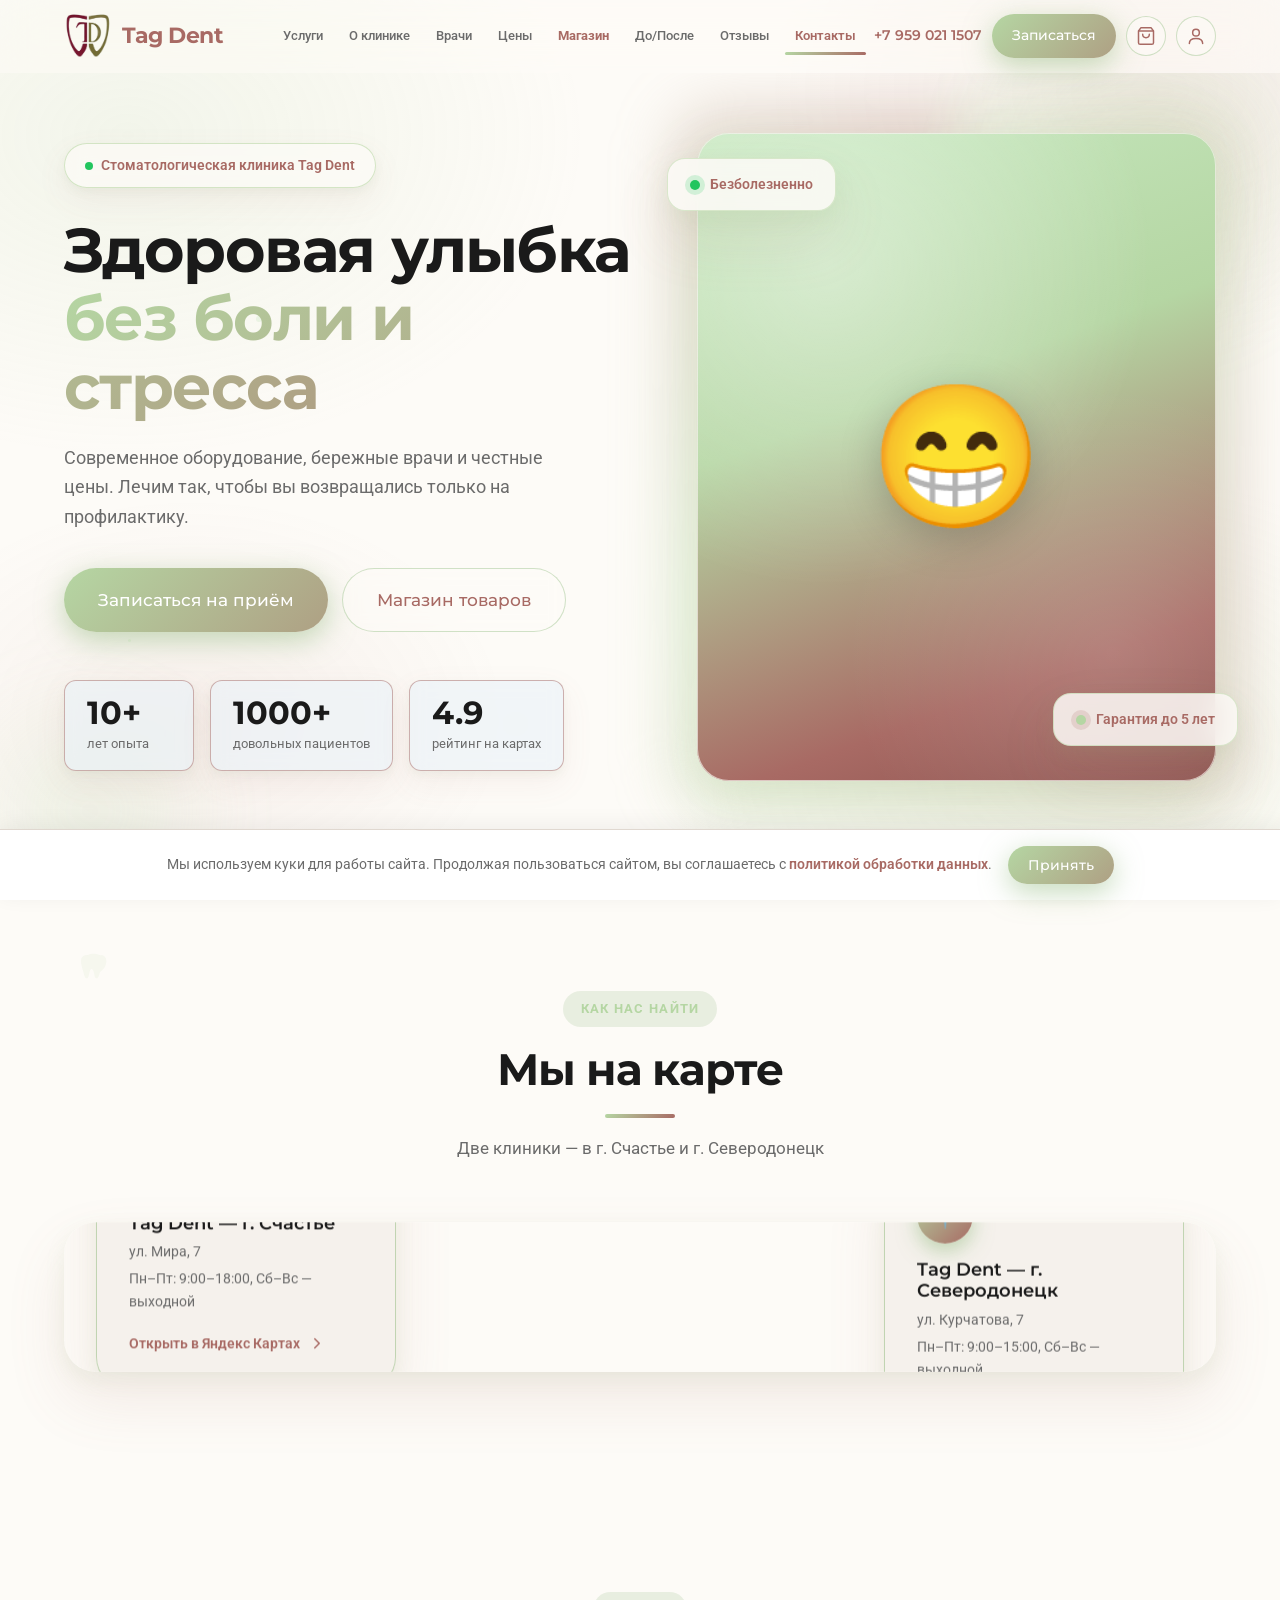
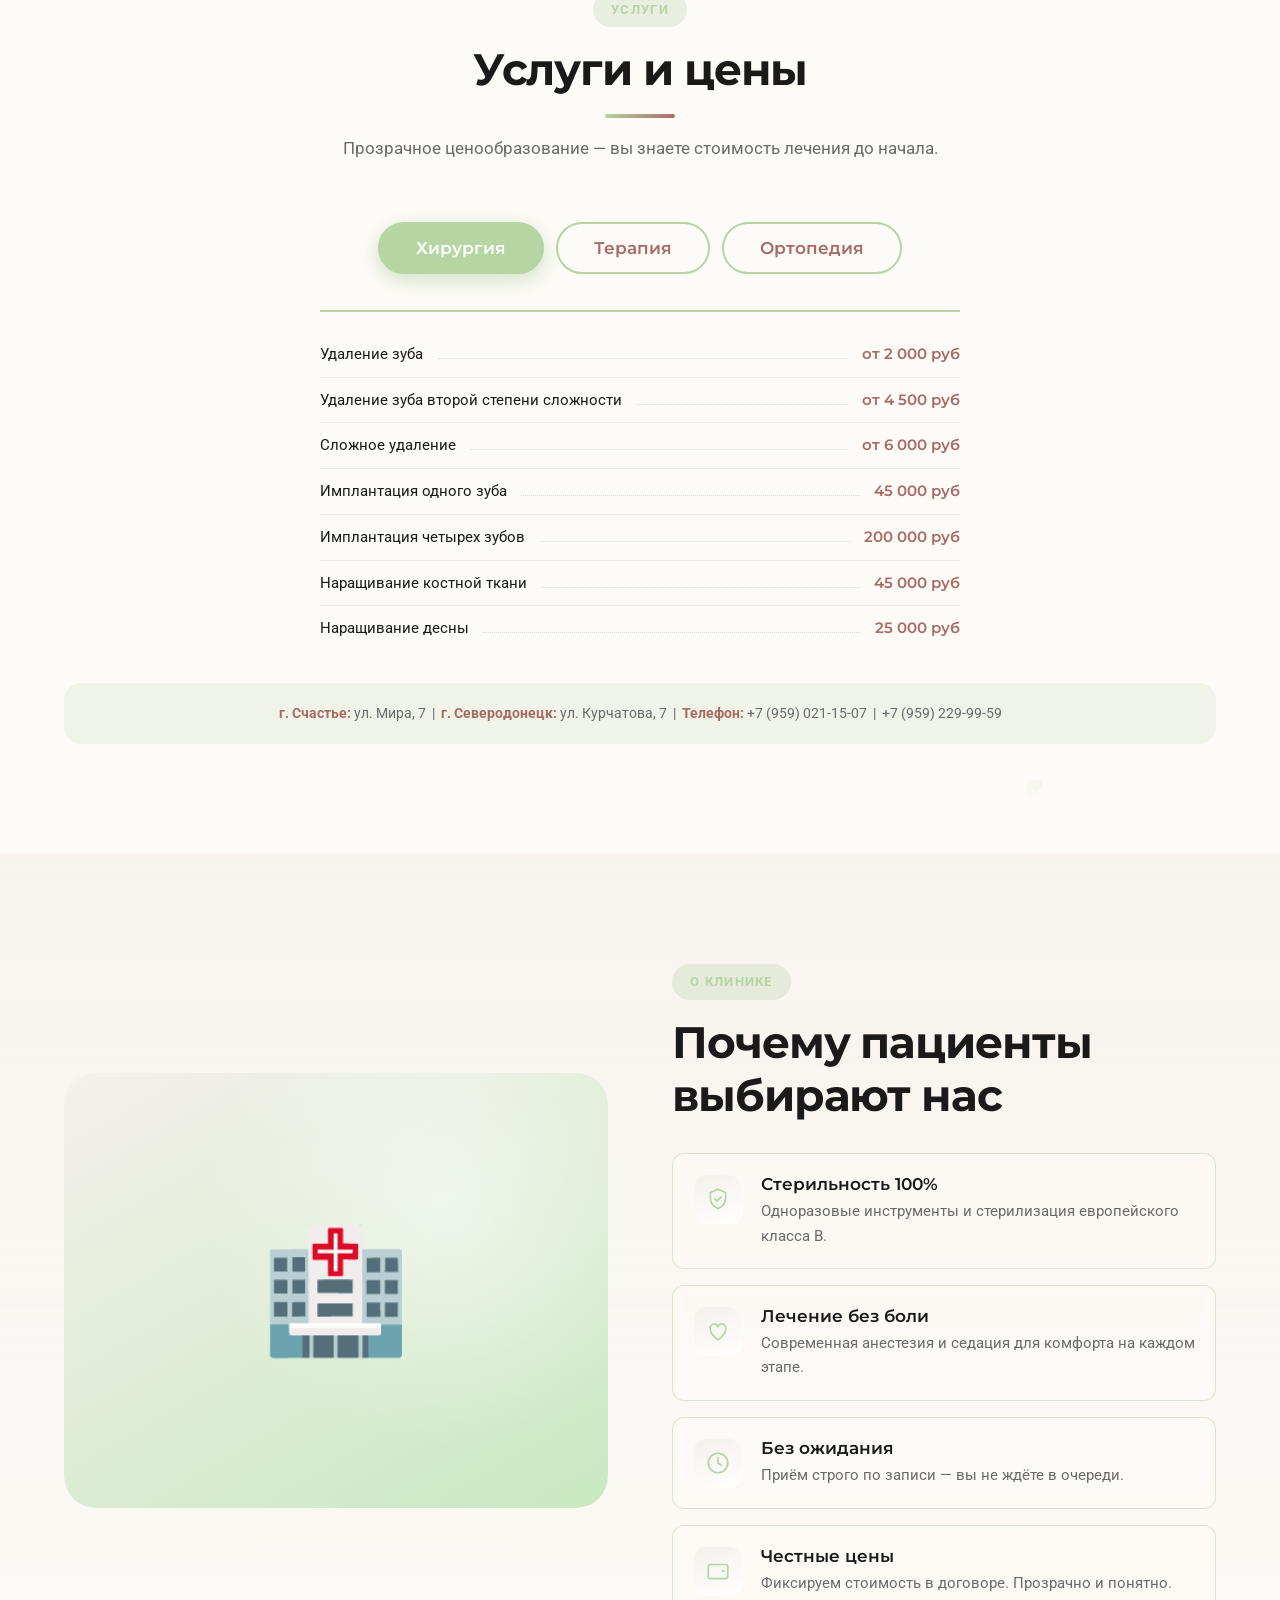
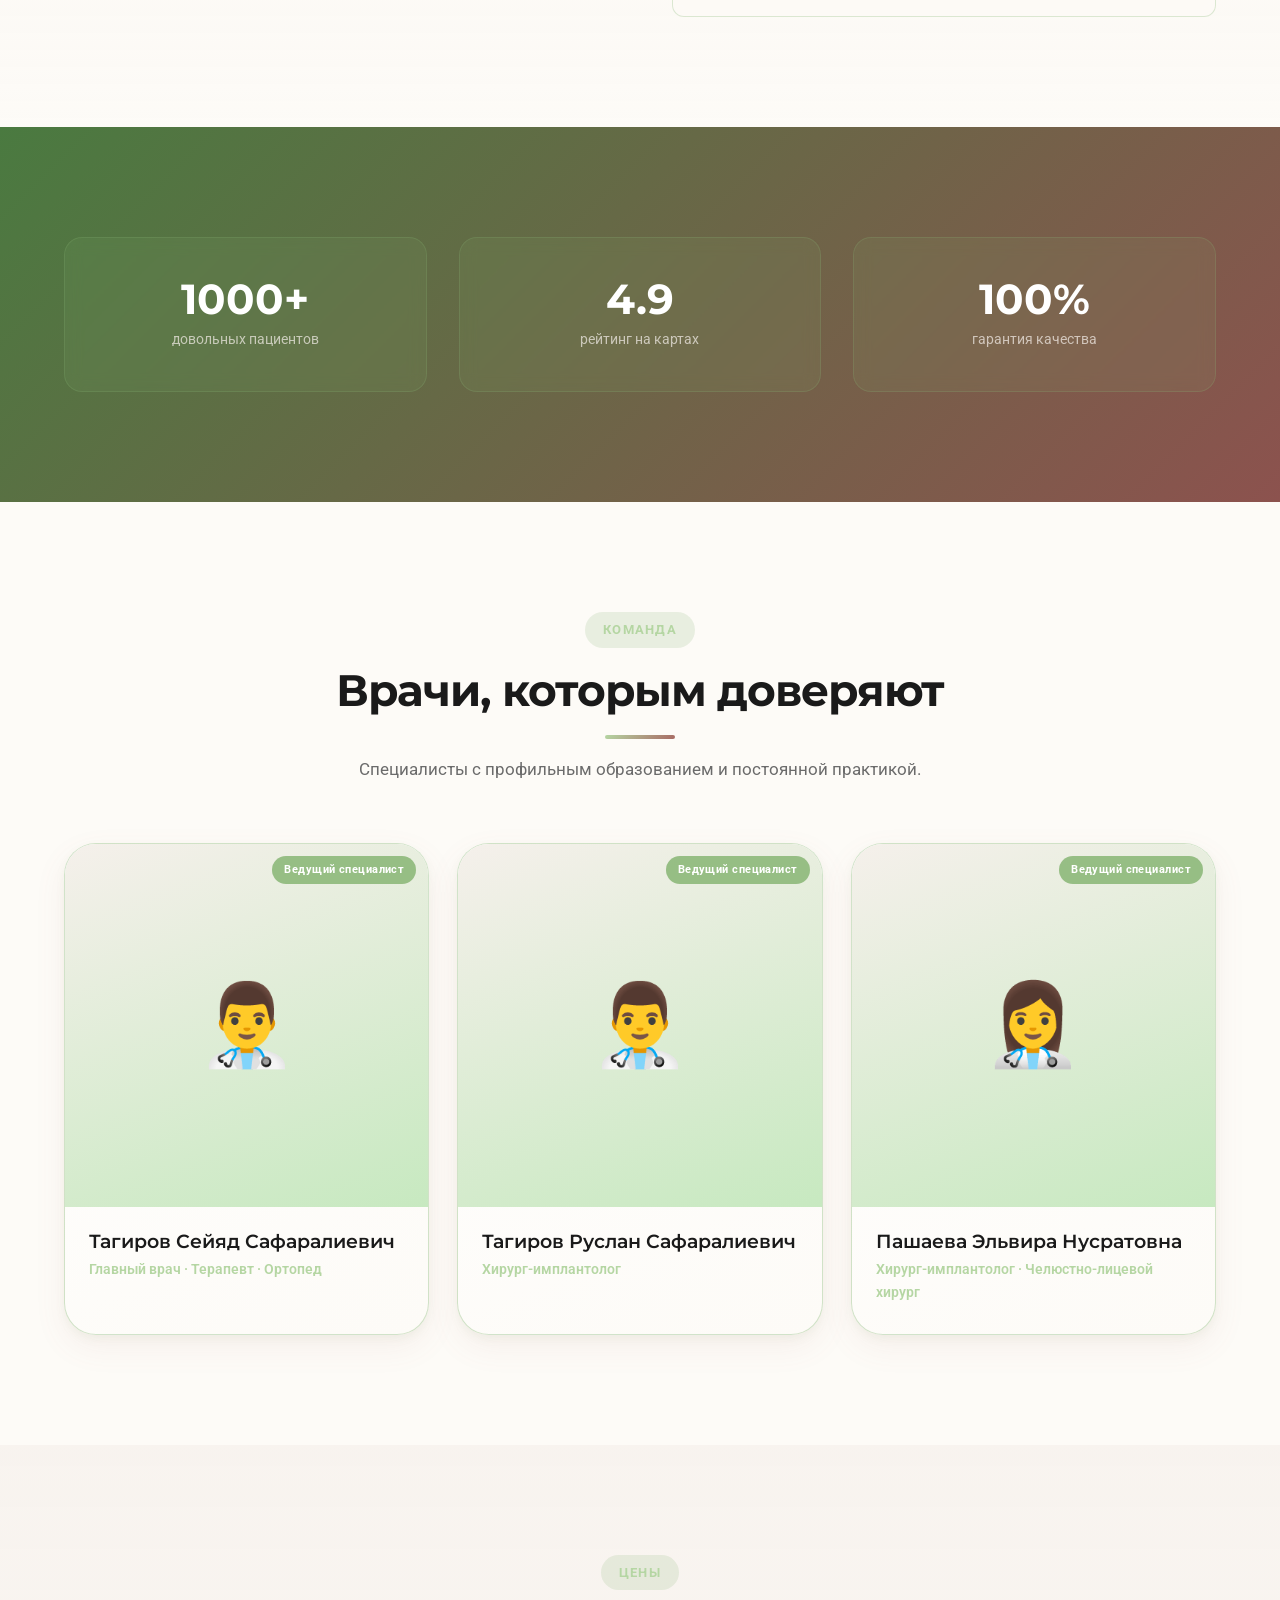
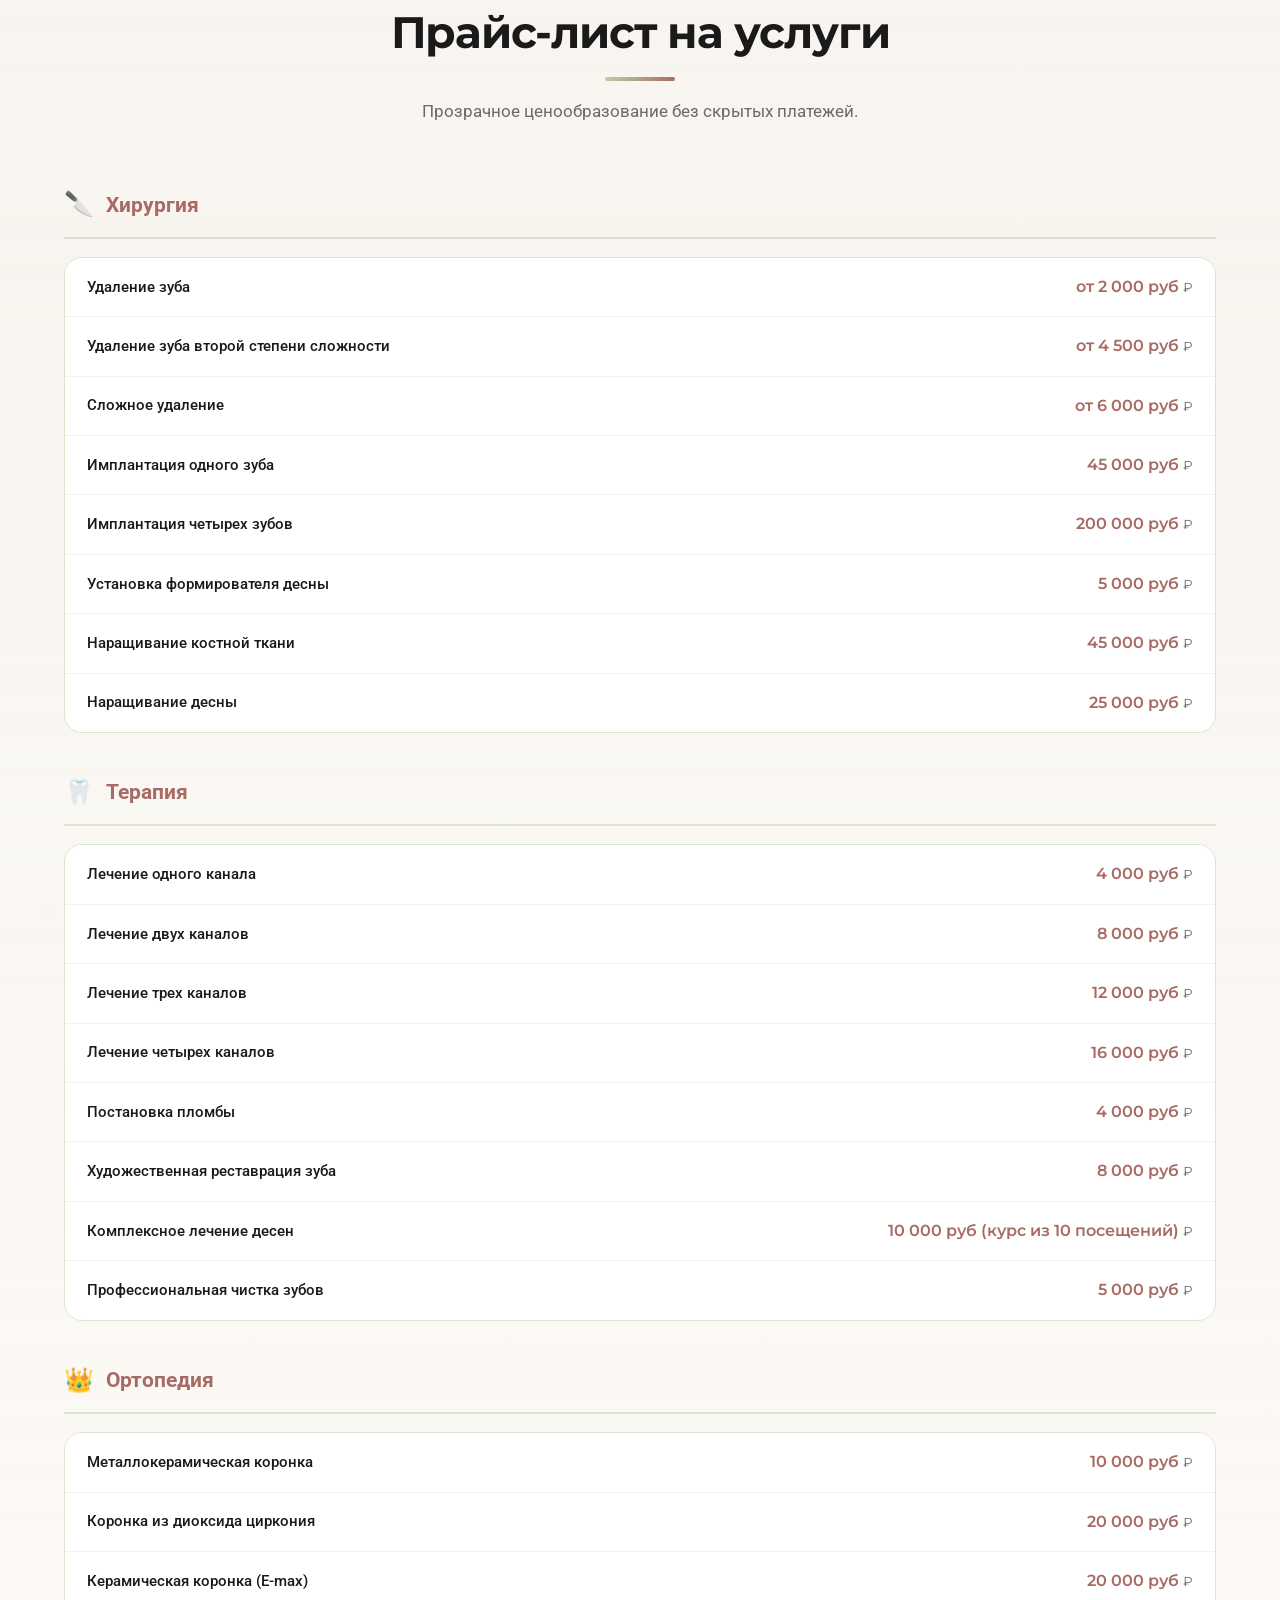
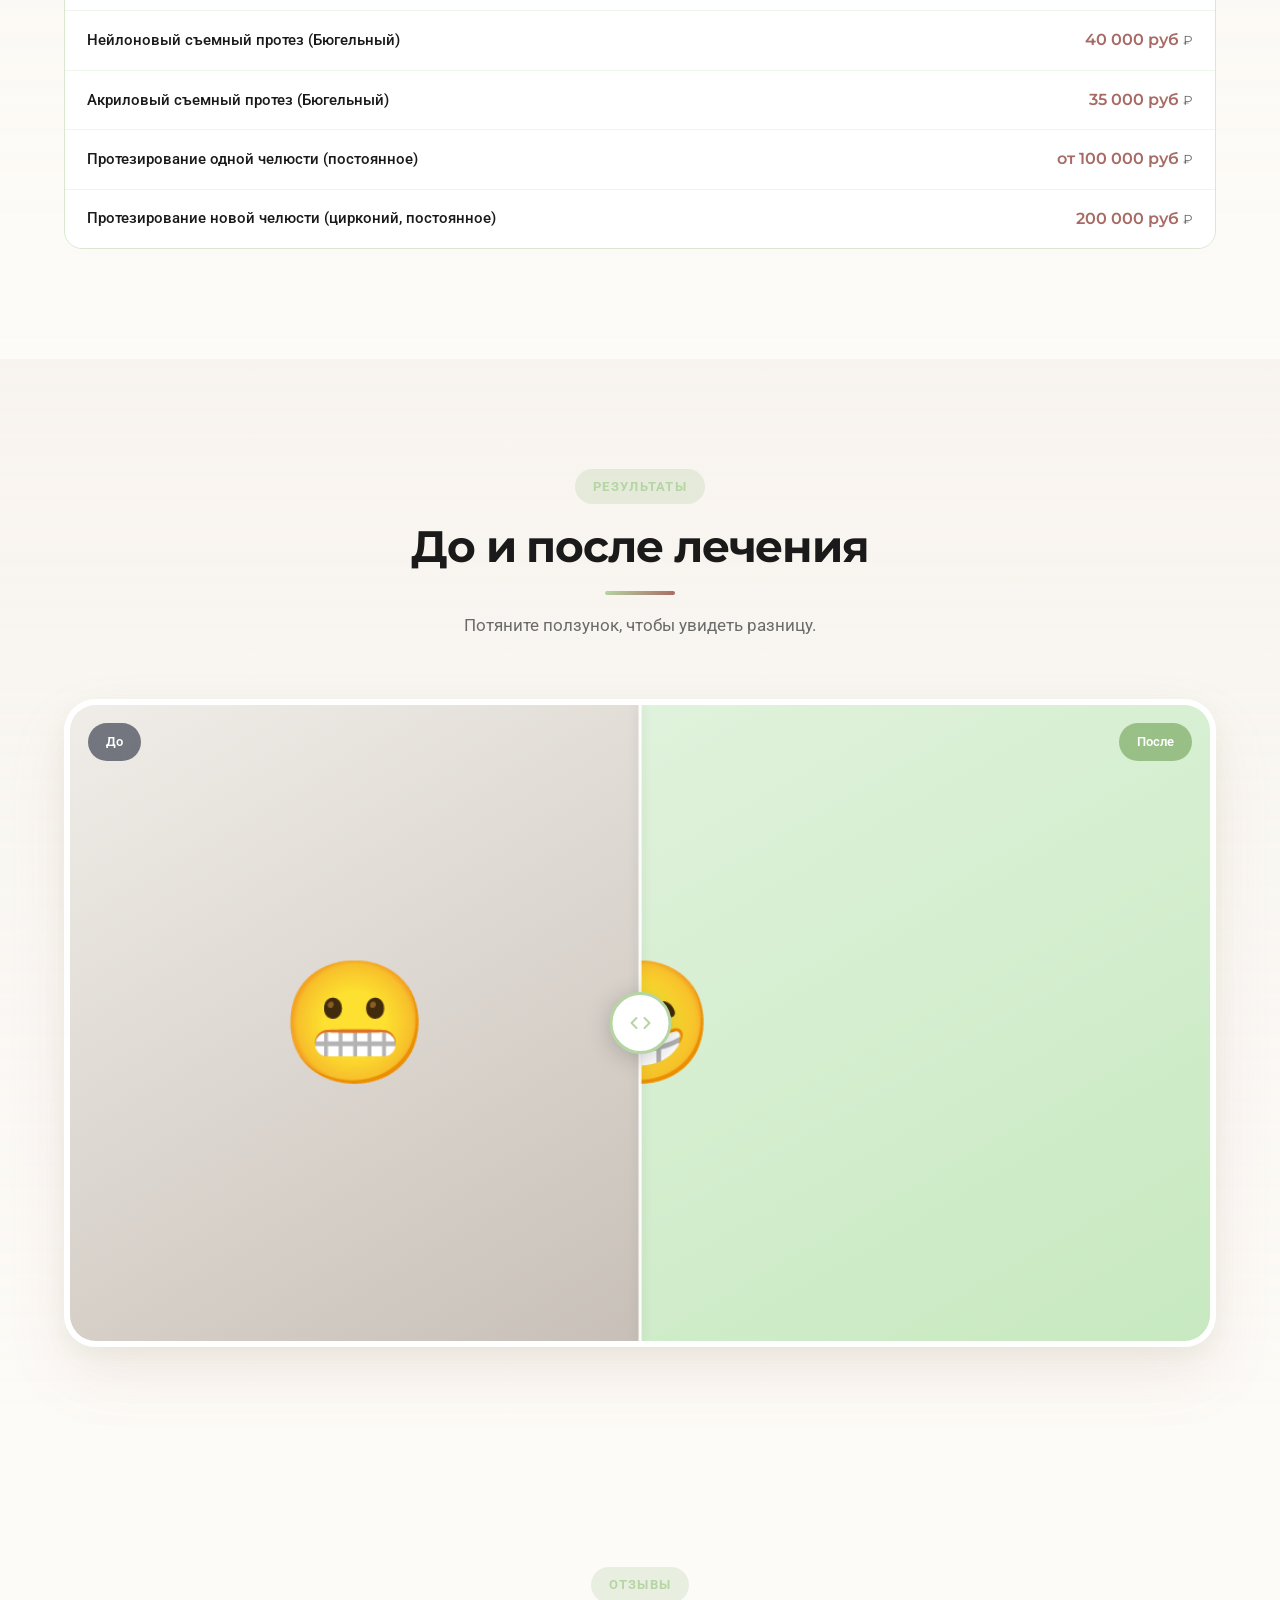
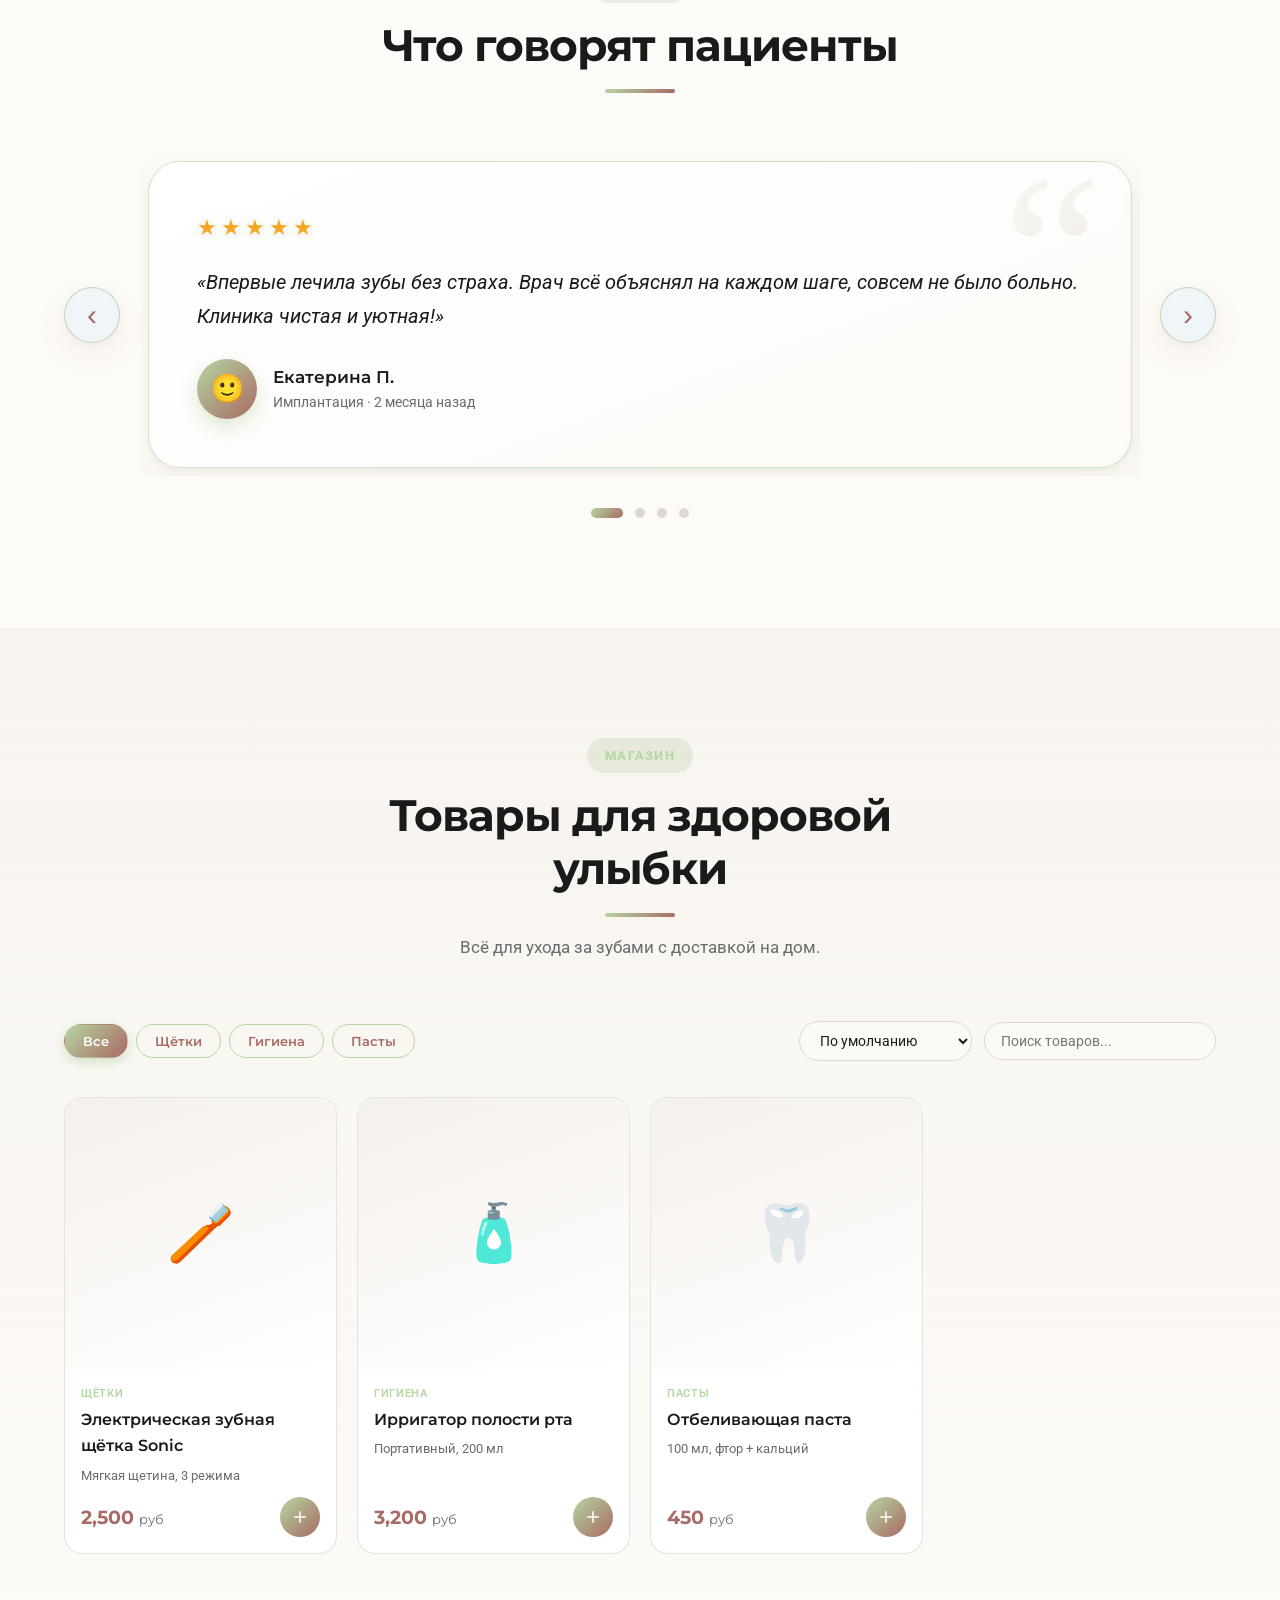
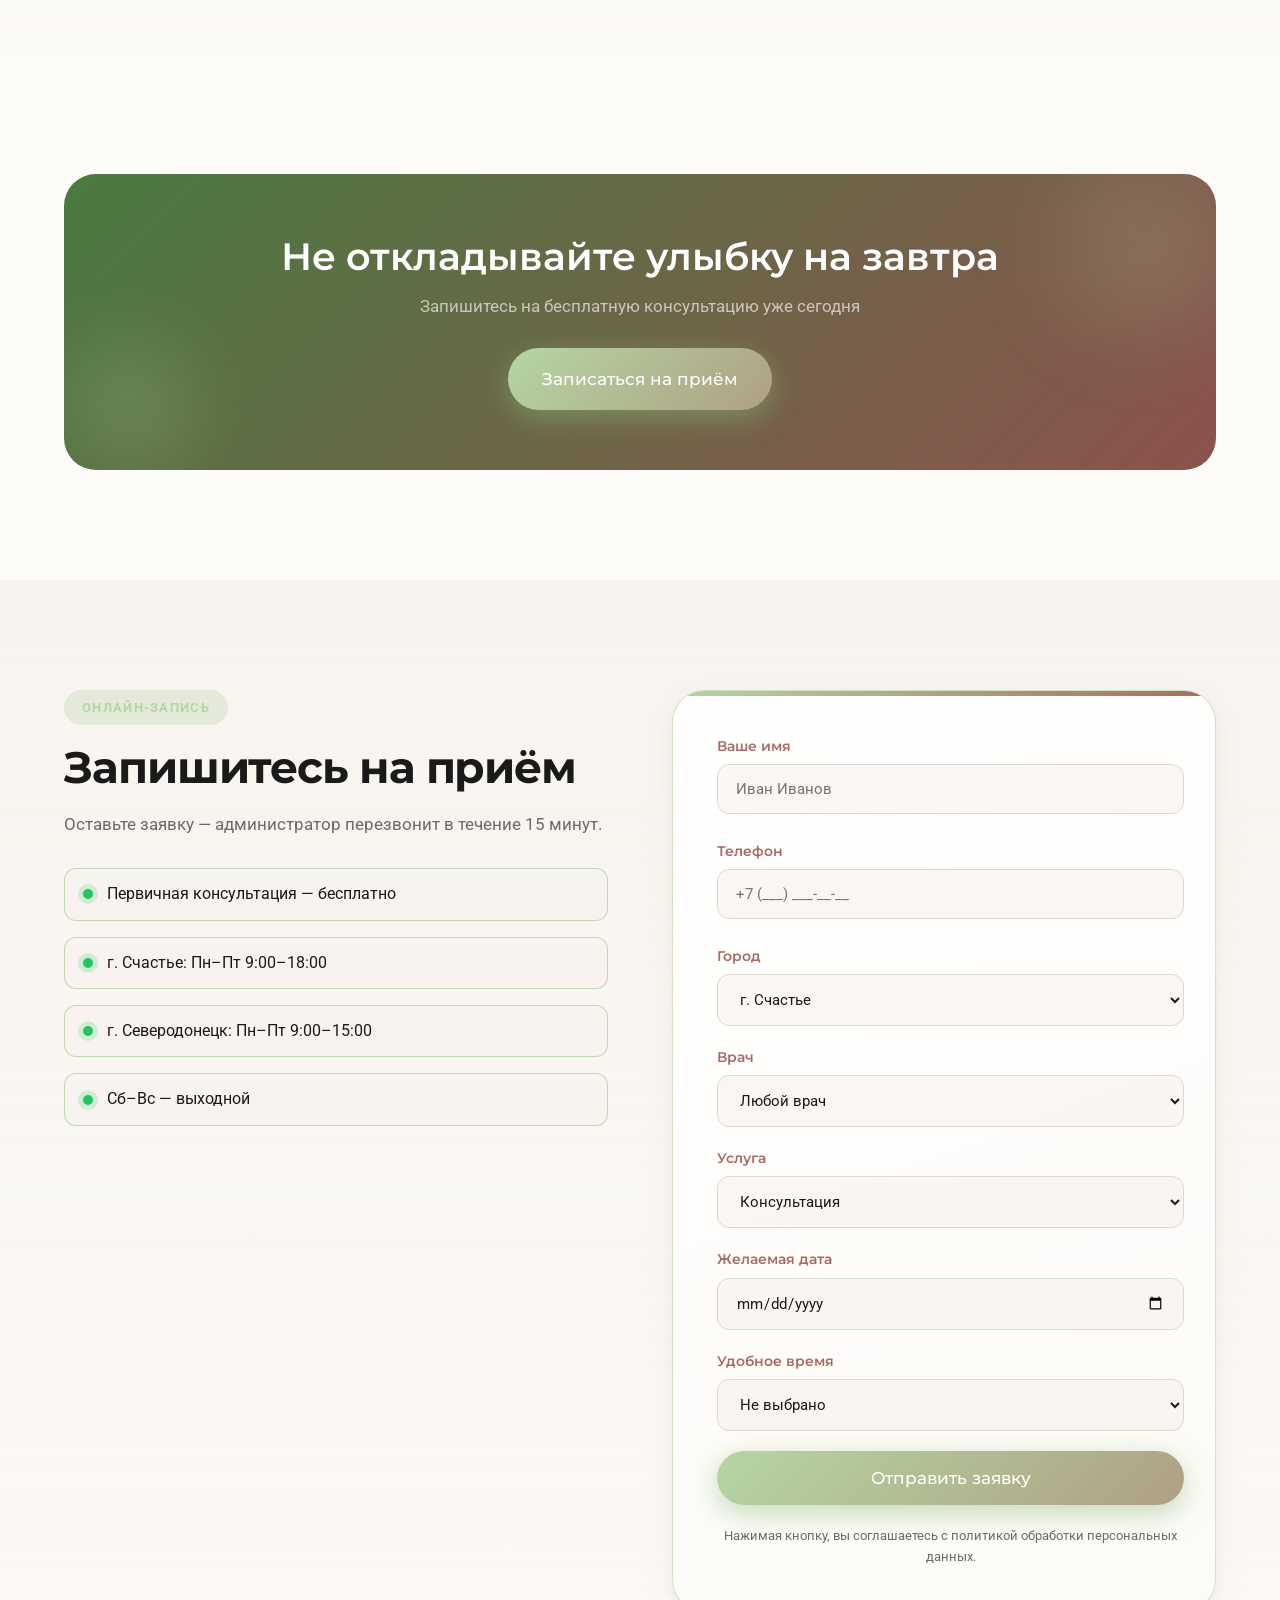
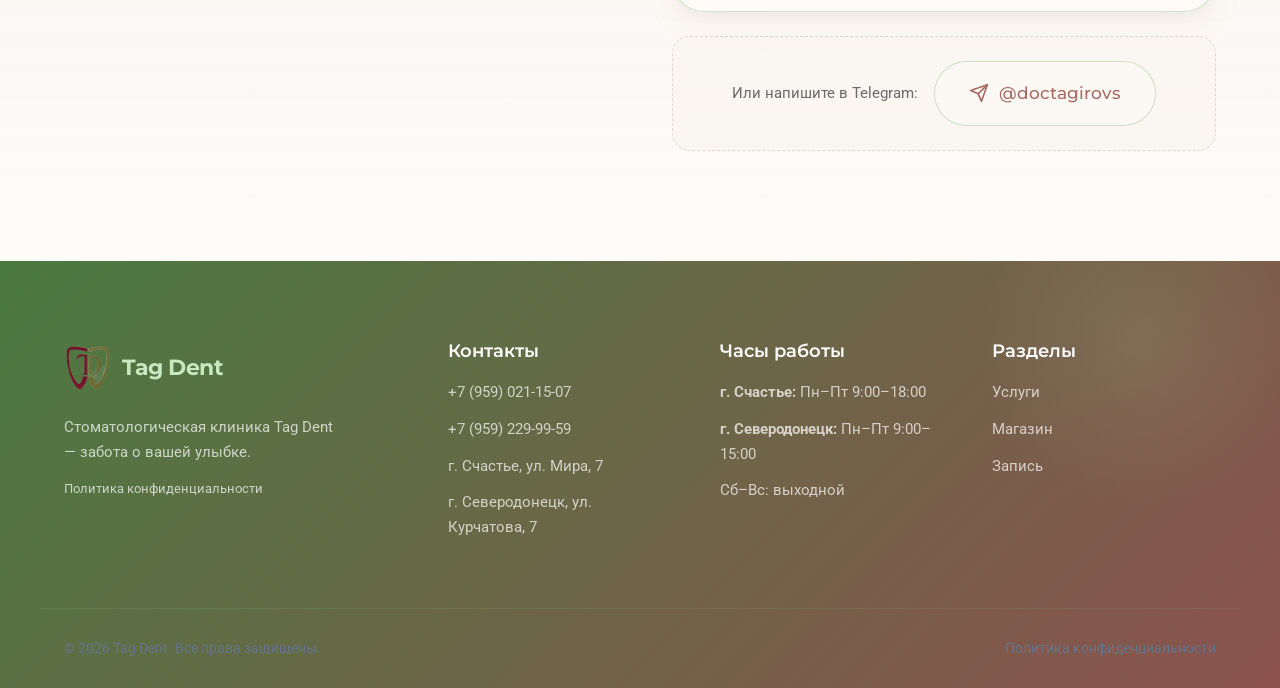
<file: index.html>
<!DOCTYPE html>
<html lang="ru">
<head>
  <meta charset="UTF-8">
  <meta name="viewport" content="width=device-width, initial-scale=1.0">
  <title>Tag Dent — Стоматологическая клиника и магазин</title>
  <meta name="description" content="Стоматологическая клиника Tag Dent. Лечение зубов, имплантация, протезирование. Магазин средств гигиены.">
  <link rel="icon" href="data:image/svg+xml,<svg xmlns='http://www.w3.org/2000/svg' viewBox='0 0 24 24'><text y='20' font-size='20'>🦷</text></svg>">
  <meta property="og:title" content="Tag Dent — Стоматология">
  <meta property="og:description" content="Клиника и магазин стоматологических товаров">
  <meta property="og:type" content="website">
  <link rel="preconnect" href="https://fonts.googleapis.com">
  <link rel="preconnect" href="https://fonts.gstatic.com" crossorigin>
  <link href="https://fonts.googleapis.com/css2?family=Montserrat:wght@500;600;700;800&family=Roboto:wght@300;400;500;700&display=swap" rel="stylesheet">
  <link rel="stylesheet" href="styles.css">
</head>
<body>
  <a href="#main" class="skip-link">Перейти к содержимому</a>

  <div class="float-teeth" aria-hidden="true">
    <svg class="float-tooth" viewBox="0 0 24 24"><path d="M12 2c-2.5 0-3.5 1.2-5.2 1.2C4.8 3.2 3 4.6 3 7.5c0 3 1 5.4 1.8 8.3.7 2.6 1.2 4.7 2.4 4.7 1.3 0 1.5-1.8 2-3.9.4-1.8.9-3.1 1.8-3.1s1.4 1.3 1.8 3.1c.5 2.1.7 3.9 2 3.9 1.2 0 1.7-2.1 2.4-4.7C21 12.9 22 10.5 22 7.5c0-2.9-1.8-4.3-3.8-4.3C16.5 3.2 15.5 2 12 2Z" fill="currentColor"/></svg>
    <svg class="float-tooth" viewBox="0 0 24 24"><path d="M12 2c-2.5 0-3.5 1.2-5.2 1.2C4.8 3.2 3 4.6 3 7.5c0 3 1 5.4 1.8 8.3.7 2.6 1.2 4.7 2.4 4.7 1.3 0 1.5-1.8 2-3.9.4-1.8.9-3.1 1.8-3.1s1.4 1.3 1.8 3.1c.5 2.1.7 3.9 2 3.9 1.2 0 1.7-2.1 2.4-4.7C21 12.9 22 10.5 22 7.5c0-2.9-1.8-4.3-3.8-4.3C16.5 3.2 15.5 2 12 2Z" fill="currentColor"/></svg>
    <svg class="float-tooth" viewBox="0 0 24 24"><path d="M12 2c-2.5 0-3.5 1.2-5.2 1.2C4.8 3.2 3 4.6 3 7.5c0 3 1 5.4 1.8 8.3.7 2.6 1.2 4.7 2.4 4.7 1.3 0 1.5-1.8 2-3.9.4-1.8.9-3.1 1.8-3.1s1.4 1.3 1.8 3.1c.5 2.1.7 3.9 2 3.9 1.2 0 1.7-2.1 2.4-4.7C21 12.9 22 10.5 22 7.5c0-2.9-1.8-4.3-3.8-4.3C16.5 3.2 15.5 2 12 2Z" fill="currentColor"/></svg>
    <svg class="float-tooth" viewBox="0 0 24 24"><path d="M12 2c-2.5 0-3.5 1.2-5.2 1.2C4.8 3.2 3 4.6 3 7.5c0 3 1 5.4 1.8 8.3.7 2.6 1.2 4.7 2.4 4.7 1.3 0 1.5-1.8 2-3.9.4-1.8.9-3.1 1.8-3.1s1.4 1.3 1.8 3.1c.5 2.1.7 3.9 2 3.9 1.2 0 1.7-2.1 2.4-4.7C21 12.9 22 10.5 22 7.5c0-2.9-1.8-4.3-3.8-4.3C16.5 3.2 15.5 2 12 2Z" fill="currentColor"/></svg>
    <svg class="float-tooth" viewBox="0 0 24 24"><path d="M12 2c-2.5 0-3.5 1.2-5.2 1.2C4.8 3.2 3 4.6 3 7.5c0 3 1 5.4 1.8 8.3.7 2.6 1.2 4.7 2.4 4.7 1.3 0 1.5-1.8 2-3.9.4-1.8.9-3.1 1.8-3.1s1.4 1.3 1.8 3.1c.5 2.1.7 3.9 2 3.9 1.2 0 1.7-2.1 2.4-4.7C21 12.9 22 10.5 22 7.5c0-2.9-1.8-4.3-3.8-4.3C16.5 3.2 15.5 2 12 2Z" fill="currentColor"/></svg>
  </div>

  <div class="modal-overlay" id="modalOverlay">
    <div class="modal" id="modalContent"></div>
  </div>

  <!-- TOAST -->
  <div class="toast-container" id="toastContainer"></div>

  <!-- COOKIE BANNER -->
  <div class="cookie-banner" id="cookieBanner">
    <p>Мы используем куки для работы сайта. Продолжая пользоваться сайтом, вы соглашаетесь с <a href="#" onclick="showPrivacy()">политикой обработки данных</a>.</p>
    <button class="btn btn--primary btn--sm" onclick="acceptCookies()">Принять</button>
  </div>

  <header class="header" id="header">
    <div class="container header__inner">
      <a href="#" class="logo" aria-label="Tag Dent, на главную">
        <img src="logo.png" alt="Tag Dent" class="logo__img" onerror="this.style.display='none'">
        <span class="logo__text">Tag Dent</span>
      </a>

      <nav class="nav" id="nav" aria-label="Основная навигация">
        <a href="#services" class="nav__link">Услуги</a>
        <a href="#about" class="nav__link">О клинике</a>
        <a href="#doctors" class="nav__link">Врачи</a>
        <a href="#pricelist" class="nav__link">Цены</a>
        <a href="#shop" class="nav__link nav__link--shop">Магазин</a>
        <a href="#results" class="nav__link">До/После</a>
        <a href="#reviews" class="nav__link">Отзывы</a>
        <a href="#contacts" class="nav__link">Контакты</a>
      </nav>

      <div class="header__actions">
        <a href="tel:+79590211507" class="header__phone" id="phoneLink">+7 959 021 1507</a>
        <a href="#booking" class="btn btn--primary btn--sm" id="headerBookBtn">Записаться</a>
        <button class="cart-btn" id="cartBtn" aria-label="Корзина">
          <svg viewBox="0 0 24 24" fill="none" width="20" height="20"><path d="M6 2L3 6v14a2 2 0 0 0 2 2h14a2 2 0 0 0 2-2V6l-3-4z" stroke="currentColor" stroke-width="1.8" stroke-linejoin="round"/><path d="M3 6h18" stroke="currentColor" stroke-width="1.8"/><path d="M16 10a4 4 0 0 1-8 0" stroke="currentColor" stroke-width="1.8" stroke-linecap="round"/></svg>
          <span class="cart-btn__count" id="cartCount">0</span>
        </button>
        <button class="user-btn" id="userBtn" aria-label="Войти">
          <svg viewBox="0 0 24 24" fill="none" width="20" height="20"><circle cx="12" cy="8" r="4" stroke="currentColor" stroke-width="1.8"/><path d="M4 21c0-4 3.5-6 8-6s8 2 8 6" stroke="currentColor" stroke-width="1.8" stroke-linecap="round"/></svg>
        </button>
      </div>

      <button class="burger" id="burger" aria-label="Открыть меню" aria-expanded="false" aria-controls="nav">
        <span></span><span></span><span></span>
      </button>
    </div>
  </header>

  <main id="main">
    <!-- HERO -->
    <section class="hero">
      <div class="float-shape float-shape--1"></div>
      <div class="float-shape float-shape--2"></div>
      <div class="float-shape float-shape--3"></div>
      <div class="hero__bg-particles">
        <div class="particle"></div><div class="particle"></div><div class="particle"></div><div class="particle"></div><div class="particle"></div>
      </div>
      <div class="container hero__inner">
        <div class="hero__content">
          <span class="badge reveal"><span class="badge__dot"></span> Стоматологическая клиника Tag Dent</span>
          <h1 class="hero__title reveal">Здоровая улыбка <span class="text-gradient">без боли и стресса</span></h1>
          <p class="hero__text reveal">Современное оборудование, бережные врачи и честные цены. Лечим так, чтобы вы возвращались только на профилактику.</p>
          <div class="hero__cta reveal">
            <a href="#booking" class="btn btn--primary btn--lg">Записаться на приём</a>
            <a href="#shop" class="btn btn--ghost btn--lg">Магазин товаров</a>
          </div>
          <ul class="hero__trust reveal">
            <li><strong>10+</strong><span>лет опыта</span></li>
            <li><strong>1000+</strong><span>довольных пациентов</span></li>
            <li><strong>4.9</strong><span>рейтинг на картах</span></li>
          </ul>
        </div>
        <div class="hero__visual reveal">
          <div class="hero__card">
            <div class="hero__card-img" role="img" aria-label="Улыбающийся пациент"></div>
            <div class="hero__floating hero__floating--1">
              <span class="dot dot--green"></span> Безболезненно
            </div>
            <div class="hero__floating hero__floating--2">
              <span class="dot dot--blue"></span> Гарантия до 5 лет
            </div>
          </div>
        </div>
      </div>
    </section>

    <!-- MAP -->
    <section class="section map-section" id="map">
      <div class="container">
        <div class="section__head reveal">
          <span class="section__eyebrow">Как нас найти</span>
          <h2 class="section__title">Мы на карте</h2>
          <p class="section__subtitle">Две клиники — в г. Счастье и г. Северодонецк</p>
        </div>
        <div class="map-wrap reveal">
          <iframe src="https://yandex.ru/map-widget/v1/?ll=38.4499%2C48.9382&z=12&text=%D0%B3.%20%D0%A1%D1%87%D0%B0%D1%81%D1%82%D1%8C%D0%B5%2C%20%D1%83%D0%BB.%20%D0%9C%D0%B8%D1%80%D0%B0%2C%207&pt=38.4180%2C48.9289~38.4819%2C48.9475"
            width="100%" height="840" loading="lazy" allowfullscreen title="Карта проезда"></iframe>
          <div class="map-card map-card--left">
            <div class="map-card__pin">📍</div>
            <h3>Tag Dent — г. Счастье</h3>
            <p>ул. Мира, 7</p>
            <p>Пн–Пт: 9:00–18:00, Сб–Вс — выходной</p>
            <a href="https://yandex.ru/maps/?text=%D0%B3.%20%D0%A1%D1%87%D0%B0%D1%81%D1%82%D1%8C%D0%B5%2C%20%D1%83%D0%BB%D0%B8%D1%86%D0%B0%20%D0%9C%D0%B8%D1%80%D0%B0%2C%207" target="_blank" rel="noopener" class="map-card__btn">Открыть в Яндекс Картах<svg viewBox="0 0 24 24" fill="none"><path d="M9 6l6 6-6 6" stroke="currentColor" stroke-width="2" stroke-linecap="round" stroke-linejoin="round"/></svg></a>
          </div>
          <div class="map-card map-card--right">
            <div class="map-card__pin">📍</div>
            <h3>Tag Dent — г. Северодонецк</h3>
            <p>ул. Курчатова, 7</p>
            <p>Пн–Пт: 9:00–15:00, Сб–Вс — выходной</p>
            <a href="https://yandex.ru/maps/?text=%D0%B3.%20%D0%A1%D0%B5%D0%B2%D0%B5%D1%80%D0%BE%D0%B4%D0%BE%D0%BD%D0%B5%D1%86%D0%BA%2C%20%D1%83%D0%BB%D0%B8%D1%86%D0%B0%20%D0%9A%D1%83%D1%80%D1%87%D0%B0%D1%82%D0%BE%D0%B2%D0%B0%2C%207" target="_blank" rel="noopener" class="map-card__btn">Открыть в Яндекс Картах<svg viewBox="0 0 24 24" fill="none"><path d="M9 6l6 6-6 6" stroke="currentColor" stroke-width="2" stroke-linecap="round" stroke-linejoin="round"/></svg></a>
          </div>
        </div>
      </div>
    </section>

    <!-- SERVICES -->
    <section class="section" id="services">
      <div class="container">
        <div class="section__head reveal">
          <span class="section__eyebrow">Услуги</span>
          <h2 class="section__title">Услуги и цены</h2>
          <p class="section__subtitle">Прозрачное ценообразование — вы знаете стоимость лечения до начала.</p>
        </div>
        <div class="services__grid" id="servicesGrid"></div>
      </div>
    </section>

    <!-- ABOUT -->
    <section class="section section--tint" id="about">
      <div class="container about">
        <div class="about__media reveal"><div class="about__media-inner"></div></div>
        <div class="about__content">
          <span class="section__eyebrow">О клинике</span>
          <h2 class="section__title">Почему пациенты выбирают нас</h2>
          <ul class="about__list" id="advList"></ul>
        </div>
      </div>
    </section>

    <!-- STATS -->
    <section class="section section--dark">
      <div class="container">
        <div class="stats" id="statsGrid"></div>
      </div>
    </section>

    <!-- DOCTORS -->
    <section class="section" id="doctors">
      <div class="container">
        <div class="section__head reveal">
          <span class="section__eyebrow">Команда</span>
          <h2 class="section__title">Врачи, которым доверяют</h2>
          <p class="section__subtitle">Специалисты с профильным образованием и постоянной практикой.</p>
        </div>
        <div class="doctors__grid" id="doctorsGrid"></div>
      </div>
    </section>

    <!-- PRICELIST -->
    <section class="section section--tint" id="pricelist">
      <div class="container">
        <div class="section__head reveal">
          <span class="section__eyebrow">Цены</span>
          <h2 class="section__title">Прайс-лист на услуги</h2>
          <p class="section__subtitle">Прозрачное ценообразование без скрытых платежей.</p>
        </div>
        <div class="pricelist reveal" id="pricelistGrid"></div>
      </div>
    </section>

    <!-- BEFORE/AFTER -->
    <section class="section section--tint" id="results">
      <div class="container">
        <div class="section__head reveal">
          <span class="section__eyebrow">Результаты</span>
          <h2 class="section__title">До и после лечения</h2>
          <p class="section__subtitle">Потяните ползунок, чтобы увидеть разницу.</p>
        </div>
        <div class="ba reveal" id="baSlider">
          <div class="ba__img ba__img--after" aria-hidden="true"><span class="ba__tag ba__tag--after">После</span></div>
          <div class="ba__img ba__img--before" id="baBefore"><span class="ba__tag ba__tag--before">До</span></div>
          <input type="range" min="0" max="100" value="50" class="ba__range" id="baRange" aria-label="Сравнение до и после">
          <div class="ba__handle" id="baHandle" aria-hidden="true">
            <svg viewBox="0 0 24 24" width="20" height="20"><path d="M8 7l-5 5 5 5M16 7l5 5-5 5" stroke="currentColor" stroke-width="2" fill="none" stroke-linecap="round" stroke-linejoin="round"/></svg>
          </div>
        </div>
      </div>
    </section>

    <!-- REVIEWS -->
    <section class="section" id="reviews">
      <div class="container">
        <div class="section__head reveal">
          <span class="section__eyebrow">Отзывы</span>
          <h2 class="section__title">Что говорят пациенты</h2>
        </div>
        <div class="reviews reveal">
          <button class="reviews__nav reviews__nav--prev" id="revPrev" aria-label="Предыдущий отзыв">‹</button>
          <div class="reviews__viewport">
            <div class="reviews__track" id="reviewsTrack"></div>
          </div>
          <button class="reviews__nav reviews__nav--next" id="revNext" aria-label="Следующий отзыв">›</button>
        </div>
        <div class="reviews__dots" id="reviewsDots"></div>
      </div>
    </section>

    <!-- SHOP -->
    <section class="section section--tint" id="shop">
      <div class="container">
        <div class="section__head reveal">
          <span class="section__eyebrow">Магазин</span>
          <h2 class="section__title">Товары для здоровой улыбки</h2>
          <p class="section__subtitle">Всё для ухода за зубами с доставкой на дом.</p>
        </div>
        <div class="shop__toolbar reveal">
          <div class="shop__cats" id="shopCats"></div>
          <div class="shop__sort-search">
            <select class="shop__sort" id="shopSort">
              <option value="default">По умолчанию</option>
              <option value="price-asc">Сначала дешёвые</option>
              <option value="price-desc">Сначала дорогие</option>
              <option value="name">По названию</option>
            </select>
            <div class="shop__search-wrap">
              <input type="text" id="shopSearch" placeholder="Поиск товаров...">
              <button class="shop__search-clear" id="shopSearchClear">&times;</button>
            </div>
          </div>
        </div>
        <div class="shop__loading" id="shopLoading">
          <div class="shop__skeleton-grid">
            <div class="shop__skeleton-card"><div class="shop__skeleton-img"></div><div class="shop__skeleton-line"></div><div class="shop__skeleton-line" style="width:60%"></div></div>
            <div class="shop__skeleton-card"><div class="shop__skeleton-img"></div><div class="shop__skeleton-line"></div><div class="shop__skeleton-line" style="width:60%"></div></div>
            <div class="shop__skeleton-card"><div class="shop__skeleton-img"></div><div class="shop__skeleton-line"></div><div class="shop__skeleton-line" style="width:60%"></div></div>
            <div class="shop__skeleton-card"><div class="shop__skeleton-img"></div><div class="shop__skeleton-line"></div><div class="shop__skeleton-line" style="width:60%"></div></div>
          </div>
          <p style="text-align:center;color:var(--muted);font-size:14px;margin-top:8px">Сервер просыпается, подождите...</p>
        </div>
        <div class="shop__grid" id="shopGrid"></div>
        <div class="shop__empty" id="shopEmpty"><p>Товары временно отсутствуют</p></div>
      </div>
    </section>

    <!-- AUTH MODAL -->
    <div class="cart-modal-overlay" id="authModalOverlay">
      <div class="cart-modal" style="max-width:420px">
        <div class="cart-modal__header">
          <h3 id="authTitle">Вход</h3>
          <button class="cart-modal__close" id="authModalClose">&times;</button>
        </div>
        <div class="cart-modal__body">
          <form class="cart-form" id="authForm">
            <div class="field" id="authNameField">
              <label for="authName">Имя</label>
              <input type="text" id="authName" placeholder="Иван Иванов">
            </div>
            <div class="field">
              <label for="authPhone">Телефон</label>
              <input type="tel" id="authPhone" required placeholder="+7 (___) ___-__-__">
              <span class="field__error" data-for="authPhone"></span>
            </div>
            <div class="field">
              <label for="authPassword">Пароль</label>
              <input type="password" id="authPassword" required placeholder="Минимум 4 символа">
              <span class="field__error" data-for="authPassword"></span>
            </div>
            <div class="auth__error" id="authError"></div>
            <button type="submit" class="btn btn--primary btn--lg btn--block" id="authSubmitBtn">Войти</button>
            <p class="booking__note" style="margin-top:8px">
              <span id="authToggleText">Нет аккаунта?</span>
              <a href="#" id="authToggleLink">Зарегистрироваться</a>
            </p>
          </form>
          <div class="cart__success" id="authSuccess">
            <span class="dot dot--green"></span> <span id="authSuccessText">Вы вошли!</span>
          </div>
        </div>
      </div>
    </div>

    <!-- USER MODAL -->
    <div class="cart-modal-overlay" id="userModalOverlay">
      <div class="cart-modal" style="max-width:480px">
        <div class="cart-modal__header">
          <h3>Личный кабинет</h3>
          <button class="cart-modal__close" id="userModalClose">&times;</button>
        </div>
        <div class="cart-modal__body">
          <div style="padding:8px 0 16px">
            <span style="font-size:15px;color:var(--muted)">Вы вошли как</span>
            <div style="font-family:var(--font-head);font-size:18px;font-weight:700" id="userNameDisplay"></div>
            <div style="font-size:14px;color:var(--muted)" id="userPhoneDisplay"></div>
          </div>
          <div style="display:flex;gap:10px;margin-bottom:20px;flex-wrap:wrap">
            <button class="btn btn--ghost btn--sm" id="userOrdersBtn">📦 Мои заказы</button>
            <button class="btn btn--ghost btn--sm" id="userDeleteBtn">🗑 Удалить аккаунт</button>
            <button class="btn btn--ghost btn--sm" id="userLogoutBtn">🚪 Выйти</button>
          </div>
          <div id="userOrdersList" style="display:none">
            <h4 style="margin-bottom:12px">История заказов</h4>
            <div id="userOrdersContent"></div>
          </div>
        </div>
      </div>
    </div>

    <!-- PRODUCT MODAL -->
    <div class="cart-modal-overlay" id="productModalOverlay">
      <div class="cart-modal" style="max-width:520px">
        <div class="cart-modal__header">
          <h3 id="productModalName"></h3>
          <button class="cart-modal__close" id="productModalClose">&times;</button>
        </div>
        <div class="cart-modal__body" id="productModalBody"></div>
      </div>
    </div>

    <!-- CART MODAL -->
    <div class="cart-modal-overlay" id="cartModalOverlay">
      <div class="cart-modal" id="cartModal">
        <div class="cart-modal__header">
          <h3>Корзина <span id="cartModalCount"></span></h3>
          <button class="cart-modal__close" id="cartModalClose">&times;</button>
        </div>
        <div class="cart-modal__body" id="cartModalBody">
          <div class="cart-empty" id="cartEmpty">Корзина пуста</div>
          <div class="cart-items" id="cartItems"></div>
          <div class="cart-total" id="cartTotal">
            <span>Итого:</span>
            <span id="cartTotalSum">0 руб</span>
          </div>
        </div>
        <div class="cart-modal__footer" id="cartModalFooter" style="display:none">
          <form class="cart-form" id="cartForm" novalidate>
            <div class="field">
              <label for="co-name">Ваше имя *</label>
              <input type="text" id="co-name" name="name" required placeholder="Иван Иванов">
              <span class="field__error" data-for="co-name"></span>
            </div>
            <div class="field">
              <label for="co-phone">Телефон *</label>
              <input type="tel" id="co-phone" name="phone" required placeholder="+7 (___) ___-__-__">
              <span class="field__error" data-for="co-phone"></span>
            </div>
            <div class="field">
              <label for="co-address">Адрес доставки</label>
              <input type="text" id="co-address" name="address" placeholder="ул. Мира, д. 7, кв. 5">
            </div>
            <div class="field">
              <label for="co-comment">Комментарий к заказу</label>
              <textarea id="co-comment" name="comment" rows="2" placeholder="Удобное время, домофон и т.п."></textarea>
            </div>
            <div class="field" id="promoField" style="display:none">
              <label for="co-promo">Промокод</label>
              <div style="display:flex;gap:8px">
                <input type="text" id="co-promo" placeholder="Введите код" style="flex:1;text-transform:uppercase">
                <button type="button" class="btn btn--ghost btn--sm" id="promoApplyBtn" style="padding:8px 16px">Применить</button>
              </div>
              <span id="promoMsg" style="font-size:13px;margin-top:4px;display:block"></span>
            </div>
            <button type="submit" class="btn btn--primary btn--lg btn--block">Оформить заказ</button>
            <div class="cart__success" id="cartSuccess">
              <span class="dot dot--green"></span> Заказ отправлен! Мы свяжемся с вами.
            </div>
          </form>
        </div>
      </div>
    </div>

    <!-- CTA BANNER -->
    <section class="section">
      <div class="container">
        <div class="cta-banner reveal">
          <h2>Не откладывайте улыбку на завтра</h2>
          <p>Запишитесь на бесплатную консультацию уже сегодня</p>
          <a href="#booking" class="btn btn--primary btn--lg">Записаться на приём</a>
        </div>
      </div>
    </section>

    <!-- BOOKING -->
    <section class="section section--tint" id="booking">
      <div class="container booking">
        <div class="booking__info">
          <span class="section__eyebrow">Онлайн-запись</span>
          <h2 class="section__title">Запишитесь на приём</h2>
          <p class="section__subtitle">Оставьте заявку — администратор перезвонит в течение 15 минут.</p>
          <ul class="booking__perks">
            <li><span class="dot dot--green"></span> Первичная консультация — бесплатно</li>
            <li><span class="dot dot--green"></span> г. Счастье: Пн–Пт 9:00–18:00</li>
            <li><span class="dot dot--green"></span> г. Северодонецк: Пн–Пт 9:00–15:00</li>
            <li><span class="dot dot--green"></span> Сб–Вс — выходной</li>
          </ul>
        </div>
        <div class="booking__right">
          <form class="booking__form card" id="bookingForm" novalidate>
            <div class="field">
              <label for="bf-name">Ваше имя</label>
              <input type="text" id="bf-name" name="name" required placeholder="Иван Иванов" autocomplete="name">
              <span class="field__error" data-for="bf-name"></span>
            </div>
            <div class="field">
              <label for="bf-phone">Телефон</label>
              <input type="tel" id="bf-phone" name="phone" required placeholder="+7 (___) ___-__-__" autocomplete="tel">
              <span class="field__error" data-for="bf-phone"></span>
            </div>
            <div class="field">
              <label for="bf-city">Город</label>
              <select id="bf-city" name="city">
                <option value="Счастье">г. Счастье</option>
                <option value="Северодонецк">г. Северодонецк</option>
              </select>
            </div>
            <div class="field">
              <label for="bf-doctor">Врач</label>
              <select id="bf-doctor" name="doctor">
                <option value="Любой">Любой врач</option>
                <option value="Тагиров С.С.">Тагиров С.С.</option>
                <option value="Тагиров Р.С.">Тагиров Р.С.</option>
                <option value="Пашаева Э.Н.">Пашаева Э.Н.</option>
              </select>
            </div>
            <div class="field">
              <label for="bf-service">Услуга</label>
              <select id="bf-service" name="service"></select>
            </div>
            <div class="field">
              <label for="bf-date">Желаемая дата</label>
              <input type="date" id="bf-date" name="date">
            </div>
            <div class="field">
              <label for="bf-time">Удобное время</label>
              <select id="bf-time" name="time">
                <option value="Не выбрано">Не выбрано</option>
                <option value="9:00-10:00">9:00 — 10:00</option>
                <option value="10:00-11:00">10:00 — 11:00</option>
                <option value="11:00-12:00">11:00 — 12:00</option>
                <option value="12:00-13:00">12:00 — 13:00</option>
                <option value="13:00-14:00">13:00 — 14:00</option>
                <option value="14:00-15:00">14:00 — 15:00</option>
                <option value="15:00-16:00">15:00 — 16:00</option>
                <option value="16:00-17:00">16:00 — 17:00</option>
              </select>
            </div>
            <button type="submit" class="btn btn--primary btn--lg btn--block">Отправить заявку</button>
            <p class="booking__note">Нажимая кнопку, вы соглашаетесь с <a href="#" onclick="showPrivacy()">политикой обработки персональных данных</a>.</p>
            <div class="booking__success" id="bookingSuccess">
              <span class="dot dot--green"></span> Заявка отправлена!
            </div>
          </form>
          <div class="booking__tg">
            <span>Или напишите в Telegram:</span>
            <a href="https://t.me/doctagirovs" target="_blank" rel="noopener" class="btn btn--ghost btn--lg">
              <svg viewBox="0 0 24 24" fill="none" width="20" height="20"><path d="M22 2L11 13" stroke="currentColor" stroke-width="2" stroke-linecap="round"/><path d="M22 2L15 22L11 13L2 9L22 2Z" stroke="currentColor" stroke-width="2" stroke-linecap="round" stroke-linejoin="round"/></svg>
              @doctagirovs
            </a>
          </div>
        </div>
      </div>
    </section>
  </main>

  <!-- FOOTER -->
  <footer class="footer" id="contacts">
    <div class="container footer__grid">
      <div class="footer__col">
        <a href="#" class="logo logo--light">
          <img src="logo.png" alt="Tag Dent" class="logo__img" onerror="this.style.display='none'">
          <span class="logo__text">Tag Dent</span>
        </a>
        <p class="footer__about">Стоматологическая клиника Tag Dent — забота о вашей улыбке.</p>
        <p class="footer__about" style="margin-top:8px;font-size:13px"><a href="#" onclick="showPrivacy()">Политика конфиденциальности</a></p>
      </div>
      <div class="footer__col">
        <h3>Контакты</h3>
        <p><a href="tel:+79590211507">+7 (959) 021-15-07</a></p>
        <p><a href="tel:+79592299959">+7 (959) 229-99-59</a></p>
        <p>г. Счастье, ул. Мира, 7</p>
        <p>г. Северодонецк, ул. Курчатова, 7</p>
      </div>
      <div class="footer__col">
        <h3>Часы работы</h3>
        <p><strong>г. Счастье:</strong> Пн–Пт 9:00–18:00</p>
        <p><strong>г. Северодонецк:</strong> Пн–Пт 9:00–15:00</p>
        <p>Сб–Вс: выходной</p>
      </div>
      <div class="footer__col">
        <h3>Разделы</h3>
        <p><a href="#services">Услуги</a></p>
        <p><a href="#shop">Магазин</a></p>
        <p><a href="#booking">Запись</a></p>
      </div>
    </div>
    <div class="container footer__bottom">
      <span>© 2026 Tag Dent. Все права защищены.</span>
      <span><a href="#" onclick="showPrivacy()">Политика конфиденциальности</a></span>
    </div>
  </footer>

  <!-- PRIVACY MODAL -->
  <div class="cart-modal-overlay" id="privacyOverlay">
    <div class="cart-modal" style="max-width:560px">
      <div class="cart-modal__header">
        <h3>Политика конфиденциальности</h3>
        <button class="cart-modal__close" id="privacyClose">&times;</button>
      </div>
      <div class="cart-modal__body" style="font-size:14px;color:var(--muted);line-height:1.7">
        <p><strong>1. Какие данные собираем</strong><br>Имя, телефон — только для связи по вашей заявке или заказу.</p>
        <p><strong>2. Как используем</strong><br>Для обработки заказов, записи на приём и связи с вами.</p>
        <p><strong>3. Передача третьим лицам</strong><br>Данные не передаются третьим лицам, кроме случаев, предусмотренных законом.</p>
        <p><strong>4. Хранение</strong><br>Данные хранятся на серверах Render (Германия) и Telegram.</p>
        <p><strong>5. Ваши права</strong><br>Вы можете запросить удаление данных, написав в Telegram @doctagirovs.</p>
        <p><strong>6. Контакты</strong><br>Telegram: @doctagirovs, тел: +7 (959) 021-15-07</p>
      </div>
    </div>
  </div>

  <a href="#main" class="scroll-top" id="scrollTop" aria-label="Наверх">
    <svg viewBox="0 0 24 24" fill="none" width="22" height="22"><path d="M18 15l-6-6-6 6" stroke="currentColor" stroke-width="2" stroke-linecap="round" stroke-linejoin="round"/></svg>
  </a>
  <a href="#booking" class="fab" aria-label="Записаться на приём">Записаться</a>
  <a href="tel:+79590211507" class="fab fab--call" aria-label="Позвонить">
    <svg viewBox="0 0 24 24" fill="none" width="22" height="22"><path d="M22 16.92v3a2 2 0 0 1-2.18 2 19.8 19.8 0 0 1-8.63-3.07 19.5 19.5 0 0 1-6-6 19.8 19.8 0 0 1-3.07-8.67A2 2 0 0 1 4.11 2h3a2 2 0 0 1 2 1.72 12.8 12.8 0 0 0 .7 2.81 2 2 0 0 1-.45 2.11L8.09 9.91a16 16 0 0 0 6 6l1.27-1.27a2 2 0 0 1 2.11-.45 12.8 12.8 0 0 0 2.81.7A2 2 0 0 1 22 16.92z" stroke="currentColor" stroke-width="2" stroke-linecap="round" stroke-linejoin="round"/></svg>
  </a>

  <script src="https://tagdent-api.onrender.com/api/env.js"></script>
  <script src="app.js"></script>
</body>
</html>
</file>
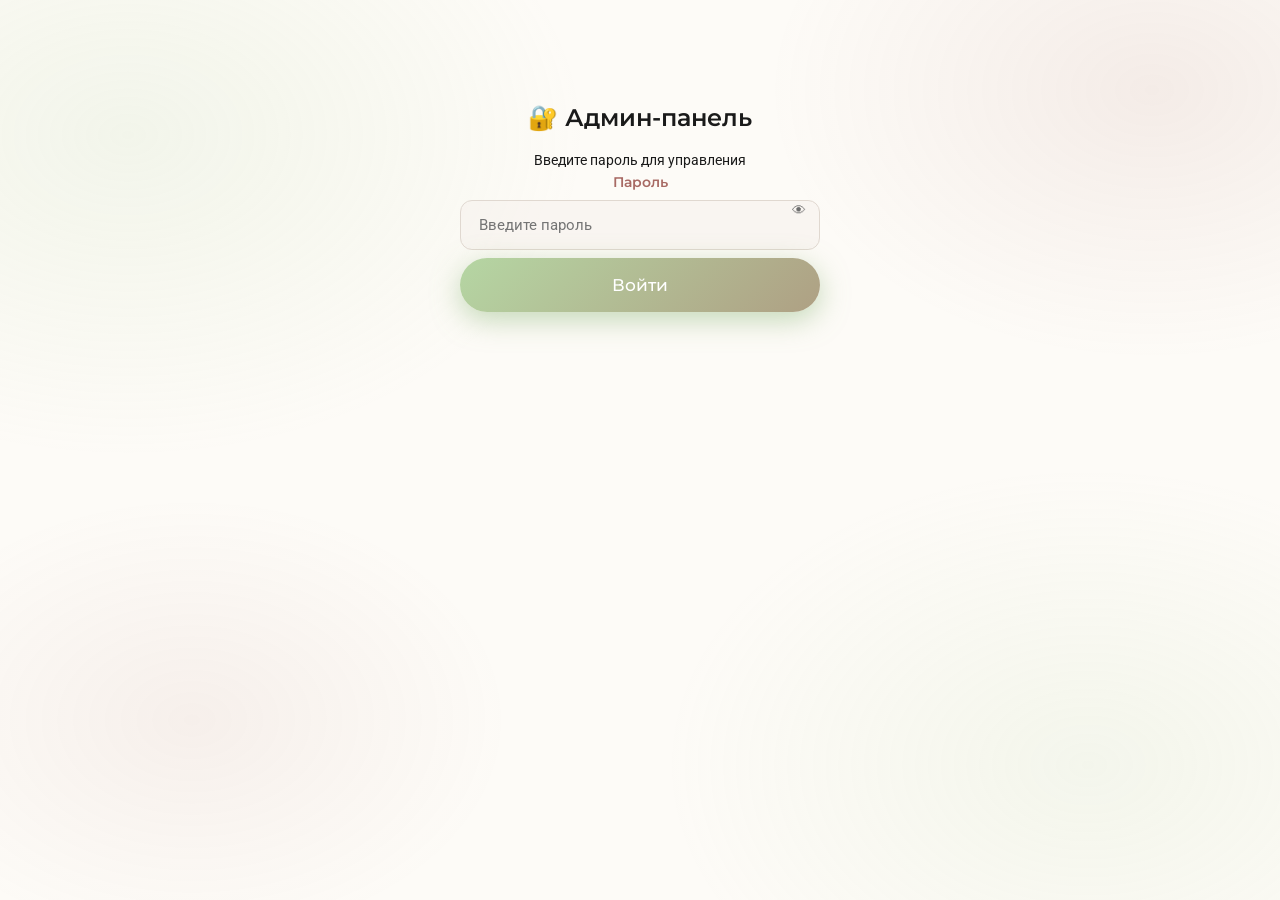
<file: admin.html>
<!DOCTYPE html>
<html lang="ru">
<head>
  <meta charset="UTF-8">
  <meta name="viewport" content="width=device-width, initial-scale=1.0">
  <title>Tag Dent — Админ-панель</title>
  <link rel="preconnect" href="https://fonts.googleapis.com">
  <link rel="preconnect" href="https://fonts.gstatic.com" crossorigin>
  <link href="https://fonts.googleapis.com/css2?family=Montserrat:wght@500;600;700;800&family=Roboto:wght@300;400;500;700&display=swap" rel="stylesheet">
  <link rel="stylesheet" href="styles.css">
  <script src="https://tagdent-api.onrender.com/api/env.js"></script>
  <style>
    body { background: var(--bg); padding: 24px; font: 14px/1.6 'Roboto',sans-serif; color: #1a1a1a; }
    .admin { max-width: 960px; margin: 0 auto; }
    .admin h1 { font-family: 'Montserrat',sans-serif; font-size: 26px; margin-bottom: 4px; }
    .admin-header { display:flex; justify-content:space-between; align-items:center; flex-wrap:wrap; gap:12px; margin-bottom:20px; }
    .admin-login { max-width:360px; margin:80px auto; text-align:center; }
    .admin-login h1 { font-size:24px; margin-bottom:16px; }
    .admin-error { color:#DC2626; font-size:13px; display:none; margin-top:6px; }
    .admin-tabs { display:flex; gap:4px; margin-bottom:20px; flex-wrap:wrap; }
    .admin-tab { padding:10px 20px; border-radius:999px; border:1px solid var(--border); background:#fff; cursor:pointer; font-weight:600; font-size:13px; transition:.2s; color:var(--muted); }
    .admin-tab:hover { border-color:var(--pistachio); color:var(--burgundy); }
    .admin-tab.is-active { background:var(--pistachio); color:#fff; border-color:var(--pistachio); }
    .admin-section { display:none; }
    .admin-section.is-visible { display:block; }

    .stats-grid { display:grid; grid-template-columns:repeat(auto-fit,minmax(160px,1fr)); gap:16px; margin-bottom:24px; }
    .stat-card { background:#fff; border-radius:12px; padding:20px; border:1px solid var(--border); text-align:center; }
    .stat-card__num { font-family:'Montserrat',sans-serif; font-size:28px; font-weight:800; color:var(--burgundy); }
    .stat-card__label { font-size:13px; color:var(--muted); margin-top:4px; }
    .stat-card--green .stat-card__num { color:var(--pistachio); }
    .stat-card--gold .stat-card__num { color:#D4A853; }
    .status-bars { display:flex; flex-direction:column; gap:8px; margin-top:16px; }
    .status-bar { display:flex; align-items:center; gap:10px; }
    .status-bar__label { width:100px; font-size:13px; }
    .status-bar__track { flex:1; height:8px; background:#eee; border-radius:999px; overflow:hidden; }
    .status-bar__fill { height:100%; border-radius:999px; transition:width .5s; }
    .status-bar__count { font-weight:700; font-size:13px; width:30px; text-align:right; }

    .search-box { margin-bottom:16px; }
    .search-box input { width:100%; padding:10px 14px; border-radius:999px; border:1px solid var(--border); font-size:14px; }

    .orders-list { display:flex; flex-direction:column; gap:12px; }
    .order-card { background:#fff; border-radius:12px; padding:16px 20px; border:1px solid var(--border); }
    .order-card__top { display:flex; justify-content:space-between; align-items:flex-start; flex-wrap:wrap; gap:8px; margin-bottom:8px; }
    .order-card__id { font-weight:700; font-size:15px; }
    .order-card__date { font-size:12px; color:var(--muted); }
    .order-card__status { display:inline-flex; align-items:center; gap:6px; padding:4px 12px; border-radius:999px; font-size:12px; font-weight:600; }
    .order-card__status--new { background:#E0F2FE; color:#0369A1; }
    .order-card__status--work { background:#FEF9C3; color:#A16207; }
    .order-card__status--done { background:#DCFCE7; color:#15803D; }
    .order-card__status--cancel { background:#FEE2E2; color:#B91C1C; }
    .order-card__client { font-size:14px; margin-bottom:4px; }
    .order-card__client a { color:var(--burgundy); }
    .order-card__items { font-size:13px; color:var(--muted); margin-bottom:6px; }
    .order-card__total { font-family:'Montserrat',sans-serif; font-weight:700; color:var(--burgundy); font-size:16px; }
    .order-card__actions { display:flex; gap:8px; margin-top:10px; flex-wrap:wrap; }
    .order-card__actions select, .order-card__actions input { padding:6px 12px; border-radius:999px; border:1px solid var(--border); font-size:13px; }
    .order-card__actions button { padding:6px 16px; border-radius:999px; border:1px solid var(--border); background:#fff; cursor:pointer; font-size:13px; transition:.2s; }
    .order-card__actions button:hover { background:var(--pistachio); color:#fff; border-color:var(--pistachio); }
    .order-card__notes { font-size:13px; color:var(--muted); margin-top:6px; padding:8px 12px; background:#FAFAFA; border-radius:8px; }

    .product-form { background:#fff; border-radius:12px; padding:20px; border:1px solid var(--border); margin-bottom:20px; display:grid; gap:12px; }
    .product-form .field-row { display:grid; grid-template-columns:1fr 1fr; gap:12px; }
    .product-form .actions { display:flex; gap:10px; }

    .product-card { display:flex; justify-content:space-between; align-items:center; gap:12px; padding:14px 18px; background:#fff; border-radius:12px; border:1px solid var(--border); margin-bottom:8px; }
    .product-card__info { flex:1; }
    .product-card__name { font-weight:600; }
    .product-card__meta { font-size:12px; color:var(--muted); }
    .product-card__price { font-family:'Montserrat',sans-serif; font-weight:700; color:var(--burgundy); }
    .product-card__img { width:48px; height:48px; border-radius:8px; object-fit:cover; background:#f5f5f5; display:flex; align-items:center; justify-content:center; font-size:24px; overflow:hidden; }
    .product-card__img img { width:100%; height:100%; object-fit:cover; }
    .product-card__actions { display:flex; gap:6px; }
    .product-card__actions button { padding:5px 12px; border-radius:999px; border:1px solid var(--border); background:#fff; cursor:pointer; font-size:12px; transition:.2s; }
    .product-card__actions .edit-btn:hover { background:var(--pistachio); color:#fff; }
    .product-card__actions .del-btn:hover { background:#DC2626; color:#fff; }

    .promo-card { display:flex; justify-content:space-between; align-items:center; padding:12px 16px; background:#fff; border-radius:12px; border:1px solid var(--border); margin-bottom:8px; }
    .promo-card__code { font-family:'Montserrat',sans-serif; font-weight:800; font-size:16px; letter-spacing:1px; }
    .promo-card__info { font-size:13px; color:var(--muted); }
    .promo-card__actions { display:flex; gap:6px; }
    .promo-card__actions button { padding:4px 10px; border-radius:999px; border:1px solid var(--border); background:#fff; cursor:pointer; font-size:12px; }
    .promo-card__actions .toggle-promo:hover { background:var(--pistachio); color:#fff; }
    .promo-card__actions .del-promo:hover { background:#DC2626; color:#fff; }

    .settings-grid { display:grid; gap:14px; }
    .setting-field { display:grid; gap:4px; }
    .setting-field label { font-weight:600; font-size:13px; }
    .setting-field input, .setting-field textarea { padding:10px 14px; border-radius:8px; border:1px solid var(--border); font-size:14px; width:100%; }
    .setting-field textarea { min-height:80px; resize:vertical; }

    .upload-area { position:relative; }
    .upload-area input[type=file] { position:absolute; inset:0; opacity:0; cursor:pointer; }
    .upload-area .upload-preview { display:flex; align-items:center; gap:10px; padding:8px 14px; border-radius:8px; border:1px dashed var(--border); font-size:13px; color:var(--muted); }
    .upload-area .upload-preview img { width:36px; height:36px; border-radius:6px; object-fit:cover; }
    .upload-area .upload-preview .upload-btn-text { flex:1; }
    .admin-empty { text-align:center; padding:40px 20px; color:var(--muted); }
    @media (max-width:600px) {
      .product-form .field-row { grid-template-columns:1fr; }
      .admin-tabs { gap:6px; }
      .admin-tab { padding:8px 14px; font-size:12px; }
    }
    .password-field { position:relative; }
    .password-field input { padding-right:44px; width:100%; }
    .password-field .toggle-pw { position:absolute; right:8px; top:50%; transform:translateY(-50%); background:none; border:none; cursor:pointer; color:var(--muted); font-size:14px; padding:6px; }
    .password-field .toggle-pw:hover { color:var(--burgundy); }
  </style>
</head>
<body>
<div class="admin" id="app">
  <!-- LOGIN -->
  <div class="admin-login" id="loginView">
    <h1>🔐 Админ-панель</h1>
    <p>Введите пароль для управления</p>
    <form id="loginForm">
      <div class="field password-field">
        <label for="adminPass">Пароль</label>
        <input type="password" id="adminPass" placeholder="Введите пароль">
        <button type="button" class="toggle-pw" id="togglePw">👁</button>
        <span class="admin-error" id="loginError">Неверный пароль</span>
      </div>
      <button type="submit" class="btn btn--primary btn--lg btn--block" style="margin-top:8px">Войти</button>
    </form>
  </div>

  <!-- PANEL -->
  <div id="panelView" style="display:none">
    <div class="admin-header">
      <div>
        <h1>⚙️ Управление сайтом</h1>
        <p style="color:var(--muted);font-size:13px">Товары, заказы, настройки</p>
      </div>
      <div style="display:flex;gap:8px;flex-wrap:wrap">
        <a href="./" target="_blank" class="btn btn--ghost btn--sm">Перейти на сайт</a>
        <button id="logoutBtn" class="btn btn--ghost btn--sm">Выйти</button>
      </div>
    </div>

    <div class="admin-tabs" id="adminTabs">
      <button class="admin-tab is-active" data-section="stats">📊 Статистика</button>
      <button class="admin-tab" data-section="products">📦 Товары</button>
      <button class="admin-tab" data-section="orders">🛒 Заказы</button>
      <button class="admin-tab" data-section="promocodes">🏷 Промокоды</button>
      <button class="admin-tab" data-section="users">👥 Пользователи</button>
      <button class="admin-tab" data-section="settings">⚙️ Настройки</button>
    </div>

    <!-- STATS -->
    <div class="admin-section is-visible" id="section-stats">
      <div class="stats-grid" id="statsGrid"></div>
    </div>

    <!-- PRODUCTS -->
    <div class="admin-section" id="section-products">
      <form class="product-form" id="productForm">
        <h2 id="formTitle" style="font-family:'Montserrat',sans-serif;font-size:18px">➕ Новый товар</h2>
        <div class="field-row">
          <div class="field"><label>Название *</label><input type="text" id="pName" required placeholder="Электрическая щётка"></div>
          <div class="field"><label>Цена (руб) *</label><input type="number" id="pPrice" required min="1" placeholder="2500"></div>
        </div>
        <div class="field"><label>Описание</label><textarea id="pDesc" rows="2" placeholder="Описание товара"></textarea></div>
        <div class="field-row">
          <div class="field"><label>Категория</label><input type="text" id="pCategory" placeholder="Щётки, Пасты..."></div>
          <div class="field upload-area" id="uploadArea">
            <label>Изображение</label>
            <div class="upload-preview">
              <img id="uploadPreview" src="data:image/svg+xml,<svg xmlns='http://www.w3.org/2000/svg' viewBox='0 0 24 24'><text y='20' font-size='20'>📷</text></svg>" alt="">
              <span class="upload-btn-text" id="uploadBtnText">Нажмите, чтобы загрузить</span>
            </div>
            <input type="file" id="pImageFile" accept="image/*">
            <input type="hidden" id="pImage" value="">
          </div>
        </div>
        <div style="display:flex;align-items:center;gap:10px">
          <input type="checkbox" id="pInStock" checked>
          <label for="pInStock" style="font-size:14px">В наличии</label>
        </div>
        <div class="actions">
          <button type="submit" class="btn btn--primary" id="formSubmit">Добавить товар</button>
          <button type="button" class="btn btn--ghost" id="formCancel" style="display:none">Отмена</button>
        </div>
        <div class="admin-error" id="formError"></div>
      </form>
      <div id="productList"></div>
    </div>

    <!-- ORDERS -->
    <div class="admin-section" id="section-orders">
      <div class="search-box"><input type="text" id="ordersSearch" placeholder="🔍 Поиск по заказам (имя, телефон, ID)..."></div>
      <div class="orders-list" id="ordersList"></div>
    </div>

    <!-- PROMOCODES -->
    <div class="admin-section" id="section-promocodes">
      <form class="product-form" id="promoForm" style="grid-template-columns:1fr 1fr auto;align-items:end">
        <div class="field"><label>Код *</label><input type="text" id="promoCode" required placeholder="SKIDKA10"></div>
        <div class="field"><label>Скидка % *</label><input type="number" id="promoDiscount" required min="1" max="100" placeholder="10"></div>
        <div class="field"><label>Макс. использований (0 = безлимит)</label><input type="number" id="promoMaxUses" placeholder="0" value="0"></div>
        <button type="submit" class="btn btn--primary" id="promoSubmit" style="height:42px">➕ Создать</button>
      </form>
      <div id="promoList"></div>
    </div>

    <!-- USERS -->
    <div class="admin-section" id="section-users">
      <div style="margin-bottom:12px;display:flex;justify-content:space-between;align-items:center;flex-wrap:wrap;gap:8px">
        <span style="color:var(--muted)">Зарегистрированные пользователи</span>
        <button class="btn btn--ghost btn--sm" id="loadUsersBtn">Обновить список</button>
      </div>
      <div id="usersList"><div class="admin-empty">Нажмите «Обновить список»</div></div>
    </div>

    <!-- SETTINGS -->
    <div class="admin-section" id="section-settings">
      <div class="product-form">
        <h2 style="font-family:'Montserrat',sans-serif;font-size:18px">⚙️ Настройки сайта</h2>
        <div class="settings-grid" id="settingsGrid"></div>
        <div style="display:flex;gap:10px">
          <button class="btn btn--primary" id="settingsSaveBtn">💾 Сохранить настройки</button>
          <span class="admin-error" id="settingsMsg" style="display:none;align-self:center;margin:0"></span>
        </div>
      </div>
    </div>
  </div>
</div>

<script>
const API_BASE = typeof API_URL !== 'undefined' ? API_URL : '';
let password = '';
let editingId = null;

const $ = (s, ctx) => (ctx || document).querySelector(s);
const $$ = (s, ctx) => [...(ctx || document).querySelectorAll(s)];

document.addEventListener('DOMContentLoaded', () => {
  // Login
  $('#loginForm').addEventListener('submit', async e => {
    e.preventDefault();
    const pw = $('#adminPass').value.trim();
    if (!pw) return;
    const r = await fetch(`${API_BASE}/api/verify-password`, {
      method: 'POST', headers: { 'Content-Type': 'application/json' },
      body: JSON.stringify({ password: pw })
    });
    const data = await r.json();
    if (data.ok) {
      password = pw;
      $('#loginView').style.display = 'none';
      $('#panelView').style.display = 'block';
      loadStats();
      loadProducts();
      loadOrders();
      loadPromocodes();
      loadSettings();
    } else {
      $('#loginError').style.display = 'block';
    }
  });

  $('#togglePw').addEventListener('click', () => {
    const t = $('#adminPass');
    t.type = t.type === 'password' ? 'text' : 'password';
    $('#togglePw').textContent = t.type === 'password' ? '👁' : '🙈';
  });

  $('#logoutBtn').addEventListener('click', () => {
    password = '';
    editingId = null;
    $('#panelView').style.display = 'none';
    $('#loginView').style.display = 'block';
    $('#adminPass').value = '';
    $('#loginError').style.display = 'none';
  });

  // Tabs
  $('#adminTabs').addEventListener('click', e => {
    const tab = e.target.closest('.admin-tab');
    if (!tab) return;
    $$('.admin-tab').forEach(t => t.classList.remove('is-active'));
    tab.classList.add('is-active');
    $$('.admin-section').forEach(s => s.classList.remove('is-visible'));
    const section = $(`#section-${tab.dataset.section}`);
    if (section) section.classList.add('is-visible');
    if (tab.dataset.section === 'orders') loadOrders();
    if (tab.dataset.section === 'stats') loadStats();
  });

  // Image upload preview
  $('#pImageFile').addEventListener('change', async function() {
    const file = this.files[0];
    if (!file) return;
    if (file.size > 5 * 1024 * 1024) { alert('Файл слишком большой (макс 5MB)'); return; }
    $('#uploadBtnText').textContent = 'Загрузка...';
    const fd = new FormData();
    fd.append('file', file);
    fd.append('password', password);
    try {
      const r = await fetch(`${API_BASE}/api/upload`, { method: 'POST', body: fd });
      const data = await r.json();
      if (r.ok) {
        $('#pImage').value = data.url;
        $('#uploadPreview').src = data.url;
        $('#uploadBtnText').textContent = '✅ Загружено';
      } else { alert(data.error); $('#uploadBtnText').textContent = 'Ошибка'; }
    } catch { alert('Ошибка загрузки'); $('#uploadBtnText').textContent = 'Ошибка'; }
  });

  // Product form
  $('#productForm').addEventListener('submit', async e => {
    e.preventDefault();
    const name = $('#pName').value.trim();
    const price = $('#pPrice').value;
    if (!name || !price) { $('#formError').textContent = 'Заполните название и цену'; $('#formError').style.display = 'block'; return; }
    const body = { password, name, price: Number(price), description: $('#pDesc').value.trim(), category: $('#pCategory').value.trim() || 'Прочее', image: $('#pImage').value, inStock: $('#pInStock').checked };
    try {
      let r;
      if (editingId) r = await fetch(`${API_BASE}/api/products/${editingId}`, { method: 'PUT', headers: { 'Content-Type': 'application/json' }, body: JSON.stringify(body) });
      else r = await fetch(`${API_BASE}/api/products`, { method: 'POST', headers: { 'Content-Type': 'application/json' }, body: JSON.stringify(body) });
      if (r.ok) {
        $('#productForm').reset(); $('#pInStock').checked = true; editingId = null;
        $('#formTitle').textContent = '➕ Новый товар'; $('#formSubmit').textContent = 'Добавить товар';
        $('#formCancel').style.display = 'none'; $('#formError').style.display = 'none';
        $('#pImage').value = ''; $('#uploadPreview').src = ''; $('#uploadBtnText').textContent = 'Нажмите, чтобы загрузить';
        loadProducts();
      } else { const d = await r.json(); $('#formError').textContent = d.error || 'Ошибка'; $('#formError').style.display = 'block'; }
    } catch { $('#formError').textContent = 'Ошибка сети'; $('#formError').style.display = 'block'; }
  });

  $('#formCancel').addEventListener('click', () => {
    editingId = null; $('#productForm').reset(); $('#pInStock').checked = true;
    $('#formTitle').textContent = '➕ Новый товар'; $('#formSubmit').textContent = 'Добавить товар';
    $('#formCancel').style.display = 'none'; $('#formError').style.display = 'none';
    $('#pImage').value = ''; $('#uploadPreview').src = ''; $('#uploadBtnText').textContent = 'Нажмите, чтобы загрузить';
  });

  // Promo form
  $('#promoForm').addEventListener('submit', async e => {
    e.preventDefault();
    const code = $('#promoCode').value.trim().toUpperCase();
    const discount = Number($('#promoDiscount').value);
    if (!code || !discount) return;
    try {
      const r = await fetch(`${API_BASE}/api/promocodes`, {
        method: 'POST', headers: { 'Content-Type': 'application/json', 'Authorization': password },
        body: JSON.stringify({ code, discount, max_uses: Number($('#promoMaxUses').value) || 0 })
      });
      if (r.ok) { $('#promoForm').reset(); loadPromocodes(); }
      else { const d = await r.json(); alert(d.error || 'Ошибка'); }
    } catch { alert('Ошибка сети'); }
  });

  // Settings save
  $('#settingsSaveBtn').addEventListener('click', async () => {
    const body = { password };
    $$('#settingsGrid .setting-field').forEach(el => {
      const key = el.dataset.key;
      const input = el.querySelector('input, textarea');
      if (key && input) body[key] = input.value;
    });
    try {
      const r = await fetch(`${API_BASE}/api/settings`, { method: 'PUT', headers: { 'Content-Type': 'application/json' }, body: JSON.stringify(body) });
      const msg = $('#settingsMsg');
      if (r.ok) { msg.textContent = '✅ Сохранено'; msg.style.display = 'inline'; msg.style.color = '#15803D'; setTimeout(() => msg.style.display = 'none', 2500); }
      else { msg.textContent = '❌ Ошибка'; msg.style.display = 'inline'; }
    } catch { alert('Ошибка сети'); }
  });

  // Users
  $('#loadUsersBtn').addEventListener('click', loadUsers);

  // Orders search
  $('#ordersSearch').addEventListener('input', () => loadOrders());
});

// ===== STATS =====
async function loadStats() {
  try {
    const r = await fetch(`${API_BASE}/api/admin/stats`, { headers: { 'Authorization': password } });
    if (!r.ok) return;
    const s = await r.json();
    const { data: weekData } = await fetch(`${API_BASE}/api/admin/orders`, { headers: { 'Authorization': password } }).then(r => r.json()).catch(() => ({ data: [] }));
    const ords = weekData || [];
    const weekAgo = new Date(Date.now() - 7 * 86400000).toISOString();
    const weekOrders = ords.filter(o => o.date >= weekAgo).length;
    const totalOrders = s.totalOrders || 0;

    $('#statsGrid').innerHTML = `
      <div class="stat-card"><div class="stat-card__num">${s.totalOrders}</div><div class="stat-card__label">Всего заказов</div></div>
      <div class="stat-card stat-card--gold"><div class="stat-card__num">${s.totalRevenue.toLocaleString()}</div><div class="stat-card__label">Выручка (руб)</div></div>
      <div class="stat-card stat-card--green"><div class="stat-card__num">${s.todayOrders}</div><div class="stat-card__label">Заказов сегодня</div></div>
      <div class="stat-card"><div class="stat-card__num">${s.totalUsers}</div><div class="stat-card__label">Пользователей</div></div>
      <div class="stat-card" style="grid-column:1/-1">
        <div style="font-weight:600;margin-bottom:8px">Статусы заказов</div>
        <div class="status-bars" id="statusBars"></div>
      </div>`;
    const bars = $('#statusBars');
    const statusLabels = { new: 'Новые', work: 'В работе', done: 'Готово', cancel: 'Отменён' };
    const statusColors = { new: '#0369A1', work: '#A16207', done: '#15803D', cancel: '#B91C1C' };
    let maxCount = Math.max(...Object.values(s.statuses), 1);
    Object.entries(s.statuses).forEach(([k, v]) => {
      const pct = Math.round((v / maxCount) * 100);
      bars.innerHTML += `<div class="status-bar"><span class="status-bar__label">${statusLabels[k] || k}</span><div class="status-bar__track"><div class="status-bar__fill" style="width:${pct}%;background:${statusColors[k] || '#999'}"></div></div><span class="status-bar__count">${v}</span></div>`;
    });
  } catch {}
}

// ===== PRODUCTS =====
async function loadProducts() {
  try {
    const r = await fetch(`${API_BASE}/api/products`);
    if (!r.ok) throw Error();
    const products = await r.json();
    const el = $('#productList');
    if (!products.length) { el.innerHTML = '<div class="admin-empty">Товаров пока нет</div>'; return; }
    el.innerHTML = products.map(p => `
      <div class="product-card">
        <div class="product-card__img">${p.image ? `<img src="${p.image}" alt="">` : '📦'}</div>
        <div class="product-card__info">
          <div class="product-card__name">${p.name} <span style="font-weight:400;color:var(--muted);font-size:12px">(${p.category})</span></div>
          <div class="product-card__meta">${p.inStock ? '✅ в наличии' : '❌ нет'}</div>
        </div>
        <div class="product-card__price">${p.price.toLocaleString()} руб</div>
        <div class="product-card__actions">
          <button class="edit-btn" data-id="${p.id}">✏️</button>
          <button class="del-btn" data-id="${p.id}">🗑</button>
        </div>
      </div>`).join('');
    el.querySelectorAll('.edit-btn').forEach(btn => btn.addEventListener('click', async () => {
      const p = products.find(x => x.id === Number(btn.dataset.id));
      if (!p) return;
      editingId = p.id;
      $('#pName').value = p.name; $('#pPrice').value = p.price; $('#pDesc').value = p.description || '';
      $('#pCategory').value = p.category || ''; $('#pInStock').checked = p.inStock !== false;
      $('#pImage').value = p.image || '';
      if (p.image) { $('#uploadPreview').src = p.image; $('#uploadBtnText').textContent = '✅ Загружено'; }
      else { $('#uploadPreview').src = ''; $('#uploadBtnText').textContent = 'Нажмите, чтобы загрузить'; }
      $('#formTitle').textContent = '✏️ Редактировать'; $('#formSubmit').textContent = 'Сохранить';
      $('#formCancel').style.display = 'inline-flex'; $('#formError').style.display = 'none';
      window.scrollTo({ top: 0, behavior: 'smooth' });
    }));
    el.querySelectorAll('.del-btn').forEach(btn => btn.addEventListener('click', async () => {
      if (!confirm('Удалить товар?')) return;
      const r = await fetch(`${API_BASE}/api/products/${btn.dataset.id}`, { method: 'DELETE', headers: { 'Content-Type': 'application/json' }, body: JSON.stringify({ password }) });
      if (r.ok) loadProducts();
    }));
  } catch { $('#productList').innerHTML = '<div class="admin-empty">Ошибка загрузки</div>'; }
}

// ===== ORDERS =====
async function loadOrders() {
  try {
    const r = await fetch(`${API_BASE}/api/admin/orders`, { headers: { 'Authorization': password } });
    if (!r.ok) throw Error();
    let orders = await r.json();
    const query = ($('#ordersSearch').value || '').toLowerCase();
    if (query) orders = orders.filter(o => o.name?.toLowerCase().includes(query) || o.phone?.includes(query) || String(o.id).includes(query));
    const el = $('#ordersList');
    if (!orders.length) { el.innerHTML = '<div class="admin-empty">Заказов пока нет</div>'; return; }
    const statusLabels = { new: 'Новый', work: 'В работе', done: 'Готов', cancel: 'Отменён' };
    el.innerHTML = orders.map(o => {
      const itemsHtml = (o.items || []).map(it => `${it.name} × ${it.quantity}`).join(', ');
      const statusClass = `order-card__status--${o.status || 'new'}`;
      return `<div class="order-card">
        <div class="order-card__top">
          <div><span class="order-card__id">#${o.id}</span> <span class="order-card__date">${new Date(o.date).toLocaleString('ru-RU')}</span></div>
          <span class="order-card__status ${statusClass}">${statusLabels[o.status] || o.status}</span>
        </div>
        <div class="order-card__client">
          ${o.name} · <a href="tel:${o.phone}">${o.phone}</a>
          ${o.address ? ` · ${o.address}` : ''}
        </div>
        <div class="order-card__items">${itemsHtml}</div>
        <div class="order-card__total">${o.total.toLocaleString()} руб</div>
        ${o.promocode ? `<div style="font-size:12px;color:var(--muted)">🏷 Промокод: ${o.promocode} (-${o.discount} руб)</div>` : ''}
        <div class="order-card__actions">
          <select class="order-status" data-id="${o.id}">
            <option value="new" ${o.status === 'new' ? 'selected' : ''}>Новый</option>
            <option value="work" ${o.status === 'work' ? 'selected' : ''}>В работе</option>
            <option value="done" ${o.status === 'done' ? 'selected' : ''}>Готов</option>
            <option value="cancel" ${o.status === 'cancel' ? 'selected' : ''}>Отменён</option>
          </select>
          <input type="text" class="order-notes" data-id="${o.id}" placeholder="Заметка" value="${o.notes || ''}">
          <button class="order-save" data-id="${o.id}">Сохранить</button>
        </div>
        ${o.comment ? `<div class="order-card__notes">💬 ${o.comment}</div>` : ''}
      </div>`;
    }).join('');
    el.querySelectorAll('.order-save').forEach(btn => btn.addEventListener('click', async () => {
      const id = Number(btn.dataset.id);
      const card = btn.closest('.order-card');
      const status = card.querySelector('.order-status').value;
      const notes = card.querySelector('.order-notes').value;
      await fetch(`${API_BASE}/api/admin/orders/${id}`, { method: 'PUT', headers: { 'Content-Type': 'application/json', 'Authorization': password }, body: JSON.stringify({ status, notes }) });
      loadOrders();
    }));
  } catch { $('#ordersList').innerHTML = '<div class="admin-empty">Ошибка загрузки</div>'; }
}

// ===== PROMOCODES =====
async function loadPromocodes() {
  try {
    const r = await fetch(`${API_BASE}/api/promocodes`, { headers: { 'Authorization': password } });
    if (!r.ok) throw Error();
    const codes = await r.json();
    const el = $('#promoList');
    if (!codes.length) { el.innerHTML = '<div class="admin-empty">Промокодов пока нет</div>'; return; }
    el.innerHTML = codes.map(c => `
      <div class="promo-card">
        <div>
          <div class="promo-card__code">📄 ${c.code}</div>
          <div class="promo-card__info">Скидка: ${c.discount}% · Использован: ${c.used_count}${c.max_uses ? `/${c.max_uses}` : ''} ${c.active ? '✅' : '❌'}</div>
        </div>
        <div class="promo-card__actions">
          <button class="toggle-promo" data-code="${c.code}" data-active="${c.active}">${c.active ? '🔴 Выкл' : '🟢 Вкл'}</button>
          <button class="del-promo" data-code="${c.code}">🗑</button>
        </div>
      </div>`).join('');
    el.querySelectorAll('.toggle-promo').forEach(btn => btn.addEventListener('click', async () => {
      const active = btn.dataset.active === 'true' ? false : true;
      await fetch(`${API_BASE}/api/promocodes/${btn.dataset.code}`, { method: 'PUT', headers: { 'Content-Type': 'application/json', 'Authorization': password }, body: JSON.stringify({ active }) });
      loadPromocodes();
    }));
    el.querySelectorAll('.del-promo').forEach(btn => btn.addEventListener('click', async () => {
      if (!confirm('Удалить промокод?')) return;
      await fetch(`${API_BASE}/api/promocodes/${btn.dataset.code}`, { method: 'DELETE', headers: { 'Authorization': password } });
      loadPromocodes();
    }));
  } catch { $('#promoList').innerHTML = '<div class="admin-empty">Ошибка загрузки</div>'; }
}

// ===== USERS =====
async function loadUsers() {
  const el = $('#usersList');
  el.innerHTML = '<div class="admin-empty">Загрузка...</div>';
  try {
    const r = await fetch(`${API_BASE}/api/users`, { headers: { 'Authorization': password } });
    if (!r.ok) throw Error();
    const users = await r.json();
    if (!users.length) { el.innerHTML = '<div class="admin-empty">Нет пользователей</div>'; return; }
    el.innerHTML = users.map(u => `
      <div class="product-card">
        <div class="product-card__info">
          <div class="product-card__name">${u.name}</div>
          <div class="product-card__meta">${u.phone} · заказов: ${u.ordersCount} · ${new Date(u.createdAt).toLocaleDateString('ru-RU')}</div>
        </div>
      </div>`).join('');
  } catch { el.innerHTML = '<div class="admin-empty">Ошибка загрузки</div>'; }
}

// ===== SETTINGS =====
async function loadSettings() {
  try {
    const r = await fetch(`${API_BASE}/api/settings`);
    if (!r.ok) throw Error();
    const settings = await r.json();
    const fields = [
      { key: 'site_name', label: 'Название сайта', type: 'text' },
      { key: 'about_text', label: 'Текст "О клинике"', type: 'textarea' },
      { key: 'contact_phone', label: 'Телефон', type: 'text' },
      { key: 'working_hours', label: 'Часы работы', type: 'text' },
      { key: 'address', label: 'Адрес', type: 'text' }
    ];
    $('#settingsGrid').innerHTML = fields.map(f => `
      <div class="setting-field" data-key="${f.key}">
        <label for="set-${f.key}">${f.label}</label>
        ${f.type === 'textarea'
          ? `<textarea id="set-${f.key}">${(settings[f.key] || '')}</textarea>`
          : `<input type="text" id="set-${f.key}" value="${(settings[f.key] || '').replace(/"/g, '&quot;')}">`}
      </div>`).join('');
  } catch { $('#settingsGrid').innerHTML = '<div class="admin-empty">Ошибка загрузки настроек</div>'; }
}
</script>
</body>
</html>
</file>
<file: styles.css>
:root {
  --pistachio: #B5D6A3;
  --pistachio-light: #C7E9C0;
  --pistachio-dark: #8DB87A;
  --burgundy: #A86A64;
  --burgundy-light: #C48982;
  --burgundy-dark: #8C524E;
  --bg: #FDFBF7;
  --bg-tint: #F5F0EB;
  --surface: #FFFFFF;
  --text: #1A1A1A;
  --muted: #6B6B6B;
  --border: #E0D8D0;

  --grad-primary: linear-gradient(135deg, #B5D6A3 0%, #A86A64 100%);
  --grad-deep: linear-gradient(135deg, #4A7A40 0%, #8C524E 100%);
  --grad-warm: linear-gradient(135deg, #C7E9C0 0%, #C48982 100%);
  --grad-soft: linear-gradient(160deg, #F5F0EB 0%, #FFFFFF 100%);
  --grad-surface: linear-gradient(160deg, #ffffff 0%, #FDFBF7 100%);
  --grad-glass: linear-gradient(135deg, rgba(245,240,235,.7), rgba(255,255,255,.2));

  --mesh-bg:
    radial-gradient(55% 55% at 10% 15%, rgba(183,214,163,.15), transparent 65%),
    radial-gradient(50% 50% at 90% 10%, rgba(168,106,100,.1), transparent 60%),
    radial-gradient(55% 55% at 85% 85%, rgba(183,214,163,.13), transparent 60%),
    radial-gradient(45% 45% at 15% 80%, rgba(168,106,100,.08), transparent 55%);

  --radius: 18px;
  --radius-lg: 32px;
  --radius-sm: 12px;
  --shadow-soft: 0 4px 8px rgba(141,184,122,.08), 0 12px 32px rgba(168,106,100,.08);
  --shadow-hover: 0 8px 20px rgba(141,184,122,.1), 0 28px 60px rgba(168,106,100,.12);
  --shadow-glow: 0 0 0 1px rgba(245,240,235,.7) inset, 0 24px 56px rgba(183,214,163,.3);
  --glass-border: 1px solid rgba(255,255,255,.5);
  --glass-shadow: 0 8px 32px rgba(168,106,100,.1);

  --dur: 300ms;
  --ease: cubic-bezier(.4,0,.2,1);
  --spring: cubic-bezier(.34,1.56,.64,1);

  --font-head: 'Montserrat', sans-serif;
  --font-body: 'Roboto', sans-serif;
  --maxw: 1200px;
  --green: #22C55E;
  --amber: #F5A623;
}

* { margin: 0; padding: 0; box-sizing: border-box; }
html { scroll-behavior: smooth; scroll-padding-top: 80px; }

body {
  font-family: var(--font-body);
  color: var(--text);
  background: var(--bg);
  line-height: 1.65;
  -webkit-font-smoothing: antialiased;
  position: relative;
  overflow-x: hidden;
}
body::before {
  content: '';
  position: fixed; inset: 0; z-index: -1;
  background: var(--mesh-bg);
  pointer-events: none;
}

h1,h2,h3,h4 { font-family: var(--font-head); line-height: 1.2; font-weight: 600; }
a { color: inherit; text-decoration: none; }
ul { list-style: none; }
img { max-width: 100%; display: block; }

::selection { background: rgba(141,184,122,.3); color: #fff; }

.container { width: 100%; max-width: var(--maxw); margin: 0 auto; padding: 0 24px; }

/* ===== DECORATIVE FLOATING SHAPES ===== */
.float-shape {
  position: absolute; border-radius: 50%; pointer-events: none; z-index: 0;
}
.float-shape--1 {
  width: 420px; height: 420px; top: -120px; right: -80px;
  background: radial-gradient(circle, rgba(183,214,163,.2), transparent 70%);
  filter: blur(40px); animation: morph 12s ease-in-out infinite;
}
.float-shape--2 {
  width: 300px; height: 300px; bottom: -80px; left: -60px;
  background: radial-gradient(circle, rgba(183,214,163,.2), transparent 70%);
  filter: blur(30px); animation: morph 14s ease-in-out infinite reverse;
}
.float-shape--3 {
  width: 200px; height: 200px; top: 40%; right: 5%;
  background: radial-gradient(circle, rgba(183,214,163,.12), transparent 60%);
  filter: blur(20px); animation: morph 10s ease-in-out infinite;
}
@keyframes morph {
  0%,100% { border-radius: 50%; transform: translate(0,0) scale(1) rotate(0deg); }
  33% { border-radius: 40% 60% 55% 45%; transform: translate(20px,-30px) scale(1.05) rotate(5deg); }
  66% { border-radius: 55% 45% 40% 60%; transform: translate(-15px,20px) scale(.95) rotate(-3deg); }
}

/* ===== SCROLLBAR ===== */
::-webkit-scrollbar { width: 12px; }
::-webkit-scrollbar-track { background: var(--bg); }
::-webkit-scrollbar-thumb { background: linear-gradient(180deg, var(--pistachio), var(--pistachio-light)); border-radius: 6px; border: 3px solid var(--bg); }

/* ===== SECTION WAVES ===== */
.wave-divider {
  position: relative; width: 100%; height: 80px; overflow: hidden;
}
.wave-divider svg { position: absolute; bottom: 0; width: 100%; height: 80px; }

/* ===== SKIP LINK ===== */
.skip-link {
  position: absolute; left: -999px; top: 0; z-index: 1000;
  background: var(--pistachio); color: #fff; padding: 12px 20px; border-radius: 0 0 var(--radius-sm) 0;
}
.skip-link:focus { left: 0; }

/* ===== FLOATING TEETH ===== */
.float-teeth {
  position: absolute; inset: 0; z-index: -1; pointer-events: none; overflow: hidden;
}
.float-tooth {
  position: absolute; color: var(--pistachio); opacity: .1;
  animation: float-a var(--dur, 20s) ease-in-out infinite;
  animation-delay: var(--delay, 0s);
}
.float-tooth:nth-child(1)  { width: 32px; top: 8%;   left: 6%;  --dur: 17s; --delay: -2s; animation-name: float-a; }
.float-tooth:nth-child(2)  { width: 20px; top: 20%;  left: 80%; --dur: 21s; --delay: -5s; animation-name: float-b; }
.float-tooth:nth-child(3)  { width: 40px; top: 35%;  left: 90%; --dur: 19s; --delay: -8s; animation-name: float-c; }
.float-tooth:nth-child(4)  { width: 16px; top: 48%;  left: 3%;  --dur: 23s; --delay: -1s; animation-name: float-d; }
.float-tooth:nth-child(5)  { width: 26px; top: 60%;  left: 85%; --dur: 18s; --delay: -11s; animation-name: float-e; }
.float-tooth:nth-child(6)  { width: 44px; top: 72%;  left: 12%; --dur: 25s; --delay: -3s; animation-name: float-a; }
.float-tooth:nth-child(7)  { width: 18px; top: 82%;  left: 75%; --dur: 20s; --delay: -7s; animation-name: float-c; }
.float-tooth:nth-child(8)  { width: 34px; top: 92%;  left: 45%; --dur: 22s; --delay: -14s; animation-name: float-b; }
.float-tooth:nth-child(9)  { width: 22px; top: 15%;  left: 50%; --dur: 16s; --delay: -9s; animation-name: float-d; }
.float-tooth:nth-child(10) { width: 38px; top: 45%;  left: 40%; --dur: 24s; --delay: -4s; animation-name: float-e; }
.float-tooth:nth-child(11) { width: 14px; top: 55%;  left: 70%; --dur: 26s; --delay: -6s; animation-name: float-a; }
.float-tooth:nth-child(12) { width: 30px; top: 88%;  left: 60%; --dur: 15s; --delay: -12s; animation-name: float-c; }
@keyframes float-a {
  0%   { transform: translate(0, 0) rotate(0deg); }
  25%  { transform: translate(100px, -70px) rotate(15deg); }
  50%  { transform: translate(-50px, 100px) rotate(-10deg); }
  75%  { transform: translate(80px, -40px) rotate(12deg); }
  100% { transform: translate(-70px, 60px) rotate(-18deg); }
}
@keyframes float-b {
  0%   { transform: translate(0, 0) rotate(0deg); }
  25%  { transform: translate(-90px, 60px) rotate(-12deg); }
  50%  { transform: translate(60px, -90px) rotate(18deg); }
  75%  { transform: translate(-40px, 70px) rotate(-8deg); }
  100% { transform: translate(90px, -50px) rotate(14deg); }
}
@keyframes float-c {
  0%   { transform: translate(0, 0) rotate(0deg); }
  20%  { transform: translate(110px, 50px) rotate(22deg); }
  40%  { transform: translate(-60px, -80px) rotate(-12deg); }
  60%  { transform: translate(70px, 90px) rotate(10deg); }
  80%  { transform: translate(-90px, -40px) rotate(-16deg); }
  100% { transform: translate(50px, -70px) rotate(8deg); }
}
@keyframes float-d {
  0%   { transform: translate(0, 0) rotate(0deg); }
  33%  { transform: translate(-100px, -60px) rotate(-14deg); }
  66%  { transform: translate(80px, 80px) rotate(16deg); }
  100% { transform: translate(-50px, -90px) rotate(-10deg); }
}
@keyframes float-e {
  0%   { transform: translate(0, 0) rotate(0deg); }
  25%  { transform: translate(70px, 90px) rotate(-20deg); }
  50%  { transform: translate(-90px, -50px) rotate(12deg); }
  75%  { transform: translate(50px, -100px) rotate(-8deg); }
  100% { transform: translate(-80px, 70px) rotate(18deg); }
}

/* ===== BUTTONS ===== */
.btn {
  position: relative; overflow: hidden;
  display: inline-flex; align-items: center; justify-content: center; gap: 10px;
  font-family: var(--font-head); font-weight: 500; font-size: 15px;
  padding: 13px 28px; border-radius: 999px; border: none;
  cursor: pointer; transition: transform .3s var(--spring), box-shadow .3s var(--ease), background .3s var(--ease), color .3s var(--ease);
  white-space: nowrap;
}
.btn::before {
  content: ''; position: absolute; top: 0; left: -120%; width: 60%; height: 100%;
  background: linear-gradient(100deg, transparent, rgba(255,255,255,.35), transparent);
  transform: skewX(-20deg); transition: left .7s var(--ease);
}
.btn:hover::before { left: 140%; }
.btn--primary {
  background: var(--grad-primary); background-size: 200% 200%; color: #fff;
  box-shadow: 0 8px 28px rgba(141,184,122,.5);
  animation: gradientShift 4s ease infinite;
}
.btn--primary:hover { transform: translateY(-3px) scale(1.02); box-shadow: 0 14px 40px rgba(141,184,122,.65); }
@keyframes gradientShift { 0%,100% { background-position: 0% 50%; } 50% { background-position: 100% 50%; } }
.btn--ghost {
  background: rgba(253,251,247,.5); backdrop-filter: blur(8px); color: var(--burgundy);
  border: 1.5px solid rgba(141,184,122,.4);
}
.btn--ghost:hover { background: #fff; transform: translateY(-3px); box-shadow: var(--shadow-soft); }
.btn--lg { padding: 17px 34px; font-size: 17px; }
.btn--sm { padding: 10px 20px; font-size: 14px; }
.btn--block { width: 100%; }
.btn:focus-visible { outline: 3px solid var(--pistachio-light); outline-offset: 2px; }

/* ===== HEADER ===== */
.header {
  position: sticky; top: 0; z-index: 100;
  background: rgba(253,251,247,.55); backdrop-filter: blur(20px) saturate(150%);
  -webkit-backdrop-filter: blur(20px) saturate(150%);
  border-bottom: 1px solid transparent; transition: box-shadow .4s, border-color .4s, background .4s;
}
.header.is-scrolled {
  box-shadow: 0 6px 30px rgba(141,184,122,.15);
  border-color: rgba(141,184,122,.3);
  background: rgba(253,251,247,.82);
}
.header__inner { display: flex; align-items: center; gap: 8px; height: 72px; }

.logo { display: flex; align-items: center; gap: 10px; font-family: var(--font-head); font-weight: 700; font-size: 22px; color: var(--burgundy); position: relative; z-index: 1; flex-shrink: 0; text-decoration: none; }
.logo__img { width: 48px; height: 56px; object-fit: contain; flex-shrink: 0; }
.logo:hover .logo__img { transform: rotate(-8deg) scale(1.08); transition: transform .4s var(--spring); }
.logo__text { font-size: 22px; font-weight: 700; color: var(--burgundy); letter-spacing: -.02em; }
.logo--light { }
.logo--light .logo__text { color: var(--pistachio-light); }

.nav { display: flex; gap: 6px; margin-left: auto; }
.nav__link {
  font-size: 13px; color: var(--muted); font-weight: 500; position: relative; padding: 6px 10px;
  white-space: nowrap;
  border-radius: 8px;
  transition: color .3s var(--ease), background .3s var(--ease);
}
.nav__link:hover { background: rgba(141,184,122,.1); }
.nav__link--shop { color: var(--burgundy); font-weight: 700; }
.nav__link::after {
  content: ''; position: absolute; left: 0; bottom: -2px; width: 0; height: 2.5px;
  background: var(--grad-primary); border-radius: 3px; transition: width .3s var(--ease);
}
.nav__link:hover, .nav__link.is-active { color: var(--burgundy); font-weight: 600; }
.nav__link:hover::after, .nav__link.is-active::after { width: 100%; }

.header__actions { display: flex; align-items: center; gap: 10px; }
.header__phone { font-family: var(--font-head); font-weight: 600; color: var(--burgundy); font-size: 14px; transition: color .3s; white-space: nowrap; }
.header__phone:hover { color: var(--pistachio); }

.burger { display: none; flex-direction: column; gap: 5px; width: 44px; height: 44px; background: none; border: none; cursor: pointer; padding: 10px; z-index: 2; }
.burger span { height: 2.5px; width: 100%; background: var(--burgundy); border-radius: 3px; transition: transform .35s var(--spring), opacity .25s; }
.burger.is-open span:nth-child(1) { transform: translateY(7.5px) rotate(45deg); }
.burger.is-open span:nth-child(2) { opacity: 0; }
.burger.is-open span:nth-child(3) { transform: translateY(-7.5px) rotate(-45deg); }

/* ===== HERO ===== */
.hero { position: relative; padding: 60px 0 100px; overflow: hidden; }
.hero .float-shape--1 { animation-delay: 0s; }
.hero .float-shape--2 { animation-delay: -4s; }

.hero__bg-particles {
  position: absolute; inset: 0; overflow: hidden; pointer-events: none; z-index: 0;
}
.particle {
  position: absolute; width: 6px; height: 6px; background: var(--pistachio-light);
  border-radius: 50%; opacity: .3;
  animation: particleFloat 18s linear infinite;
}
.particle:nth-child(1) { left: 20%; top: 30%; animation-delay: 0s; animation-duration: 14s; }
.particle:nth-child(2) { left: 70%; top: 60%; animation-delay: -3s; animation-duration: 18s; width: 4px; height: 4px; }
.particle:nth-child(3) { left: 40%; top: 80%; animation-delay: -7s; animation-duration: 16s; width: 8px; height: 8px; opacity: .2; }
.particle:nth-child(4) { left: 85%; top: 15%; animation-delay: -11s; animation-duration: 20s; width: 5px; height: 5px; }
.particle:nth-child(5) { left: 10%; top: 70%; animation-delay: -5s; animation-duration: 15s; width: 3px; height: 3px; }
@keyframes particleFloat {
  0% { transform: translateY(0) scale(1); opacity: .3; }
  50% { transform: translateY(-120px) scale(1.5); opacity: .6; }
  100% { transform: translateY(-240px) scale(0); opacity: 0; }
}

.hero__inner { position: relative; z-index: 1; display: grid; grid-template-columns: 1.05fr .95fr; gap: 60px; align-items: center; }

.badge {
  display: inline-flex; align-items: center; gap: 8px;
  background: rgba(253,251,247,.7); backdrop-filter: blur(10px); -webkit-backdrop-filter: blur(10px);
  color: var(--burgundy); border: 1px solid rgba(183,214,163,.6);
  padding: 10px 20px; border-radius: 999px; font-size: 14px; font-weight: 600;
  box-shadow: var(--shadow-soft); margin-bottom: 28px;
}
.badge__dot {
  width: 8px; height: 8px; border-radius: 50%; background: var(--green);
  animation: pulseDot 2s ease-in-out infinite;
}
@keyframes pulseDot { 0%,100% { opacity: 1; transform: scale(1); } 50% { opacity: .5; transform: scale(.8); } }

.hero__title { font-size: clamp(36px, 5.5vw, 62px); font-weight: 700; margin-bottom: 22px; letter-spacing: -.025em; line-height: 1.1; }
.text-gradient { background: var(--grad-primary); -webkit-background-clip: text; background-clip: text; color: transparent; background-size: 200% 200%; animation: gradientShift 6s ease infinite; }
.hero__text { font-size: 18px; color: var(--muted); max-width: 520px; margin-bottom: 36px; }
.hero__cta { display: flex; gap: 14px; flex-wrap: wrap; margin-bottom: 48px; }

.hero__trust { display: flex; gap: 16px; flex-wrap: wrap; }
.hero__trust li {
  display: flex; flex-direction: column;
  background: rgba(234,242,248,.6); backdrop-filter: blur(8px); -webkit-backdrop-filter: blur(8px);
  border: 1px solid rgba(168,106,100,.5); border-radius: var(--radius-sm);
  padding: 16px 22px; box-shadow: var(--shadow-soft); min-width: 130px;
  transition: transform .3s var(--spring), box-shadow .3s;
}
.hero__trust li:hover { transform: translateY(-4px) scale(1.02); box-shadow: var(--shadow-hover); }
.hero__trust strong { font-family: var(--font-head); font-size: 32px; font-weight: 700; line-height: 1; margin-bottom: 4px; }
.hero__trust strong.counter { background: var(--grad-deep); -webkit-background-clip: text; background-clip: text; color: transparent; }
.hero__trust span { font-size: 13px; color: var(--muted); }

.hero__visual { position: relative; }
.hero__card { position: relative; }
.hero__card::before {
  content: ''; position: absolute; inset: -24px; border-radius: 44px;
  background: conic-gradient(from 0deg, rgba(183,214,163,.3), rgba(168,106,100,.25), rgba(183,214,163,.35), rgba(168,106,100,.3));
  filter: blur(30px); z-index: -1; animation: spin 20s linear infinite;
}
@keyframes spin { to { transform: rotate(360deg); } }

.hero__card-img {
  aspect-ratio: 4/5; border-radius: var(--radius-lg); box-shadow: var(--shadow-glow);
  background: linear-gradient(160deg, #C7E9C0, #B5D6A3 40%, #A86A64 80%, #8C524E);
  position: relative; overflow: hidden;
}
.hero__card-img::before {
  content: ''; position: absolute; inset: 0;
  background:
    radial-gradient(circle at 25% 20%, rgba(255,255,255,.4), transparent 50%),
    radial-gradient(circle at 80% 80%, rgba(255,255,255,.15), transparent 40%);
}
.hero__card-img::after {
  content: '😁'; position: absolute; inset: 0; display: grid; place-items: center;
  font-size: 140px; filter: drop-shadow(0 10px 20px rgba(0,0,0,.2));
  animation: gentleBob 5s ease-in-out infinite;
}
@keyframes gentleBob { 0%,100% { transform: translateY(0) scale(1); } 50% { transform: translateY(-10px) scale(1.02); } }

.hero__floating {
  position: absolute; background: rgba(253,251,247,.85); backdrop-filter: blur(14px); -webkit-backdrop-filter: blur(14px);
  padding: 14px 22px; border-radius: 18px; border: 1px solid rgba(183,214,163,.5);
  box-shadow: var(--shadow-hover); font-size: 14px; font-weight: 600; color: var(--burgundy);
  display: flex; align-items: center; gap: 10px;
}
.hero__floating--1 { top: 25px; left: -30px; animation: float 5s ease-in-out infinite; }
.hero__floating--2 { bottom: 35px; right: -22px; animation: float 5s ease-in-out infinite 1s; }
@keyframes float { 0%,100% { transform: translateY(0) rotate(0deg); } 50% { transform: translateY(-14px) rotate(1deg); } }

.dot { width: 10px; height: 10px; border-radius: 50%; display: inline-block; flex-shrink: 0; }
.dot--green { background: var(--green); box-shadow: 0 0 0 5px rgba(34,197,94,.18); }
.dot--blue { background: var(--pistachio); box-shadow: 0 0 0 5px rgba(168,106,100,.18); }
.dot--amber { background: var(--amber); box-shadow: 0 0 0 5px rgba(168,106,100,.18); }

/* ===== SECTIONS ===== */
.section { position: relative; padding: 110px 0; }
.section--tint { background: linear-gradient(180deg, rgba(245,240,235,.7), rgba(253,251,247,.5)); }
.section--dark {
  background: var(--grad-deep); color: #fff;
}
.section--dark .section__title { color: #fff; }
.section--dark .section__subtitle { color: rgba(255,255,255,.65); }
.section--dark .section__eyebrow { background: rgba(168,106,100,.2); color: rgba(255,255,255,.8); }

.section__head { text-align: center; max-width: 680px; margin: 0 auto 60px; position: relative; z-index: 1; }
.section__eyebrow {
  display: inline-block; color: var(--pistachio); font-weight: 700; font-size: 13px;
  letter-spacing: .1em; text-transform: uppercase; margin-bottom: 16px;
  padding: 7px 18px; border-radius: 999px; background: rgba(141,184,122,.18);
}
.section__title { font-size: clamp(30px, 4.2vw, 44px); font-weight: 700; color: var(--text); margin-bottom: 16px; letter-spacing: -.025em; }
.section__head .section__title::after {
  content: ''; display: block; width: 70px; height: 4px; margin: 18px auto 0;
  background: var(--grad-primary); border-radius: 4px;
}
.section__subtitle { font-size: 17px; color: var(--muted); }

/* ===== SERVICES ===== */
.services__grid { }
.services__tabs {
  display: flex; gap: 12px; justify-content: center; margin-bottom: 36px; flex-wrap: wrap;
}
.services__tab {
  font-family: var(--font-head); font-size: 17px; font-weight: 600; padding: 14px 36px;
  border-radius: 999px; border: 2px solid var(--pistachio); background: transparent;
  color: var(--burgundy); cursor: pointer; transition: all .3s var(--ease);
}
.services__tab:hover { background: rgba(141,184,122,.15); transform: translateY(-2px); }
.services__tab.is-active {
  background: var(--pistachio); color: #fff; border-color: var(--pistachio);
  box-shadow: 0 6px 20px rgba(141,184,122,.4);
}
.services__content { max-width: 640px; margin: 0 auto; min-height: 160px; }
.services__list { animation: fadeUp .35s var(--ease); }
@keyframes fadeUp { from { opacity: 0; transform: translateY(12px); } to { opacity: 1; transform: translateY(0); } }
.services__list-divider { width: 100%; height: 2px; background: var(--pistachio); margin-bottom: 20px; }
.services__item {
  display: flex; align-items: baseline; gap: 8px; padding: 10px 0;
  border-bottom: 1px solid rgba(0,0,0,.06);
}
.services__item:last-child { border-bottom: none; }
.services__item-name { font-size: 15px; color: var(--text); flex-shrink: 0; }
.services__item-dots {
  flex: 1; min-width: 12px;
  border-bottom: 1px dotted rgba(0,0,0,.12);
  height: 1px; margin: 0 6px 4px;
}
.services__item-price {
  font-family: var(--font-head); font-size: 15px; font-weight: 600;
  color: var(--burgundy); white-space: nowrap; flex-shrink: 0;
}
.services__contacts {
  text-align: center; margin-top: 32px; padding: 18px 24px;
  background: rgba(141,184,122,.12); border-radius: var(--radius);
  font-size: 14px; color: var(--muted); line-height: 1.8;
}
.services__contacts strong { color: var(--burgundy); }

/* ===== ABOUT ===== */
.about { display: grid; grid-template-columns: 1fr 1fr; gap: 64px; align-items: center; }
.about__media { position: relative; aspect-ratio: 5/4; border-radius: var(--radius-lg); overflow: hidden; }
.about__media-inner {
  width: 100%; height: 100%; border-radius: var(--radius-lg);
  background: linear-gradient(150deg, #F5F0EB, #C7E9C0); box-shadow: var(--shadow-hover);
  position: relative; overflow: hidden;
}
.about__media-inner::before { content: ''; position: absolute; inset: 0; background: radial-gradient(circle at 70% 30%, rgba(255,255,255,.5), transparent 50%); }
.about__media-inner::after { content: '🏥'; position: absolute; inset: 0; display: grid; place-items: center; font-size: 120px; }
.about__media::after {
  content: ''; position: absolute; inset: -12px; border-radius: calc(var(--radius-lg) + 12px);
  background: conic-gradient(from 90deg, rgba(141,184,122,.25), rgba(141,184,122,.1), rgba(141,184,122,.25), rgba(141,184,122,.25));
  filter: blur(16px); z-index: -1; animation: spin 22s linear infinite;
}
.about__list { display: grid; gap: 16px; margin-top: 32px; }
.about__item {
  display: flex; gap: 18px; padding: 20px; border-radius: var(--radius-sm);
  background: rgba(253,251,247,.6); backdrop-filter: blur(6px); -webkit-backdrop-filter: blur(6px);
  border: 1px solid rgba(141,184,122,.3);
}
.about__item:hover { transform: translateX(8px); box-shadow: var(--shadow-soft); }
.about__item-ic { width: 50px; height: 50px; border-radius: 14px; background: var(--grad-soft); color: var(--pistachio); display: grid; place-items: center; flex-shrink: 0; box-shadow: inset 0 0 0 1px rgba(255,255,255,.5); }
.about__item-ic svg { width: 26px; height: 26px; }
.about__item h4 { font-size: 17px; margin-bottom: 4px; }
.about__item p { color: var(--muted); font-size: 15px; }

/* ===== STATS BAND ===== */
.stats {
  display: grid; grid-template-columns: repeat(3, 1fr); gap: 32px;
  padding: 0; position: relative; z-index: 1;
}
.stats__item { text-align: center; padding: 40px 20px; background: rgba(141,184,122,.1); border-radius: var(--radius); border: 1px solid rgba(141,184,122,.2); backdrop-filter: blur(8px); transition: transform .3s var(--spring), background .3s; }
.stats__item:hover { transform: translateY(-6px); background: rgba(141,184,122,.18); }
.stats__num { font-family: var(--font-head); font-size: 42px; font-weight: 700; color: #fff; line-height: 1; margin-bottom: 8px; }
.stats__num .counter { display: inline-block; }
.stats__label { font-size: 14px; color: rgba(245,240,235,.7); }

/* ===== DOCTORS ===== */
.doctors__grid { display: grid; grid-template-columns: repeat(3, 1fr); gap: 28px; }
.doctor {
  position: relative; background: var(--grad-surface); border-radius: var(--radius-lg);
  overflow: hidden; box-shadow: var(--shadow-soft);
  border: 1px solid rgba(141,184,122,.4); transition: transform .4s var(--spring), box-shadow .4s var(--ease);
}
.doctor:hover { transform: translateY(-10px); box-shadow: var(--shadow-hover); }
.doctor__photo {
  position: relative; aspect-ratio: 1; display: grid; place-items: center; font-size: 80px;
  background: linear-gradient(160deg, #F5F0EB, #C7E9C0); overflow: hidden;
  transition: transform .4s var(--spring);
}
.doctor__photo::after {
  content: ''; position: absolute; inset: 0;
  background: linear-gradient(to top, rgba(12,74,110,.35), transparent 50%);
  opacity: 0; transition: opacity .4s;
}
.doctor:hover .doctor__photo { transform: scale(1.05); }
.doctor:hover .doctor__photo::after { opacity: 1; }
.doctor__photo-badge {
  position: absolute; top: 12px; right: 12px; background: rgba(141,184,122,.9);
  backdrop-filter: blur(4px); color: #fff; font-size: 11px; font-weight: 700;
  padding: 5px 12px; border-radius: 999px; letter-spacing: .04em;
}
.doctor__body { padding: 24px; }
.doctor__body h3 { font-size: 19px; margin-bottom: 4px; }
.doctor__role { color: var(--pistachio); font-weight: 600; font-size: 14px; margin-bottom: 6px; }



/* ===== BEFORE/AFTER ===== */
.ba-wrap { position: relative; max-width: 880px; margin: 0 auto; }
.ba {
  position: relative; width: 100%; aspect-ratio: 16/9; border-radius: var(--radius-lg);
  overflow: hidden; box-shadow: var(--shadow-hover); user-select: none;
  border: 6px solid rgba(255,255,255,.95); cursor: ew-resize;
}
.ba__img { position: absolute; inset: 0; display: grid; place-items: center; font-size: 120px; }
.ba__img--after { background: linear-gradient(150deg, #E8F5E5, #C7E9C0); }
.ba__img--after::before { content: '😁'; }
.ba__img--before {
  background: linear-gradient(150deg, #F0EDE8, #C8C0B8); width: 50%; overflow: hidden;
}
.ba__img--before::before { content: '😬'; position: absolute; top: 50%; left: 50%; transform: translate(-50%,-50%); }
.ba__tag { position: absolute; top: 18px; padding: 8px 18px; border-radius: 999px; font-size: 13px; font-weight: 600; color: #fff; backdrop-filter: blur(8px); -webkit-backdrop-filter: blur(8px); z-index: 1; }
.ba__tag--before { left: 18px; background: rgba(15,23,42,.55); }
.ba__tag--after { right: 18px; background: rgba(141,184,122,.85); }
.ba__range {
  position: absolute; inset: 0; width: 100%; height: 100%;
  opacity: 0; margin: 0; z-index: 5; cursor: ew-resize;
}
.ba__handle {
  position: absolute; top: 0; bottom: 0; left: 50%; width: 3px;
  background: rgba(255,255,255,.9); transform: translateX(-50%);
  pointer-events: none; z-index: 4;
  box-shadow: 0 0 12px rgba(0,0,0,.15); transition: background .3s;
}
.ba__range:hover ~ .ba__handle { background: var(--pistachio-light); }
.ba__handle::before {
  content: ''; position: absolute; top: 50%; left: 50%; z-index: 1;
  transform: translate(-50%,-50%);
  width: 56px; height: 56px; border-radius: 50%;
  background: #fff; border: 3px solid var(--pistachio);
  box-shadow: 0 4px 24px rgba(0,0,0,.2);
  transition: transform .2s var(--spring), border-color .3s, box-shadow .3s;
}
.ba__range:hover ~ .ba__handle::before { transform: translate(-50%,-50%) scale(1.08); border-color: var(--pistachio-light); box-shadow: 0 6px 28px rgba(0,0,0,.25); }
.ba__range:active ~ .ba__handle::before { transform: translate(-50%,-50%) scale(1.15); border-color: var(--pistachio-light); box-shadow: 0 8px 32px rgba(0,0,0,.3); }
.ba__handle svg {
  position: absolute; top: 50%; left: 50%; z-index: 2;
  transform: translate(-50%,-50%);
  width: 24px; height: 24px; color: var(--pistachio); pointer-events: none;
}

/* ===== REVIEWS ===== */
.reviews { display: flex; align-items: center; gap: 20px; }
.reviews__viewport { overflow: hidden; flex: 1; }
.reviews__track { display: flex; transition: transform 500ms var(--ease); }
.review { flex: 0 0 100%; padding: 8px; }
.review__card {
  position: relative; overflow: hidden; background: var(--grad-surface);
  border-radius: var(--radius-lg); padding: 48px; box-shadow: var(--shadow-soft);
  border: 1px solid rgba(141,184,122,.4);
}
.review__card::before {
  content: '“'; position: absolute; top: -20px; right: 30px;
  font-family: Georgia, serif; font-size: 220px;
  background: var(--grad-primary); -webkit-background-clip: text; background-clip: text;
  color: transparent; opacity: .12; line-height: 1;
}
.review__stars { color: var(--amber); font-size: 22px; margin-bottom: 18px; letter-spacing: 4px;   filter: drop-shadow(0 2px 6px rgba(141,184,122,.3)); }
.review__text { font-size: 20px; font-style: italic; color: var(--text); margin-bottom: 26px; position: relative; z-index: 1; line-height: 1.7; }
.review__author { display: flex; align-items: center; gap: 16px; }
.review__avatar { width: 60px; height: 60px; border-radius: 50%; background: var(--grad-primary); display: grid; place-items: center; font-size: 28px;   box-shadow: 0 8px 20px rgba(141,184,122,.3); }
.review__name { font-family: var(--font-head); font-weight: 600; font-size: 17px; }
.review__meta { color: var(--muted); font-size: 14px; }
.reviews__nav {
  width: 56px; height: 56px; flex-shrink: 0; border-radius: 50%;
  border: 1px solid rgba(141,184,122,.5); background: rgba(234,242,248,.7);
  backdrop-filter: blur(8px); -webkit-backdrop-filter: blur(8px);
  color: var(--burgundy); font-size: 30px; line-height: 1; cursor: pointer;
  box-shadow: var(--shadow-soft); transition: background .3s, transform .3s var(--spring), color .3s;
  display: grid; place-items: center;
}
.reviews__nav:hover { background: var(--grad-primary); color: #fff; transform: scale(1.1); box-shadow: var(--shadow-hover); }
.reviews__dots { display: flex; justify-content: center; gap: 12px; margin-top: 32px; }
.reviews__dots button {
  width: 10px; height: 10px; border-radius: 50%; border: none;
  background: var(--border); cursor: pointer;
  transition: background .3s, width .3s var(--spring), transform .3s var(--spring);
}
.reviews__dots button:hover { transform: scale(1.2); }
.reviews__dots button.is-active { background: var(--grad-primary); width: 32px; border-radius: 6px; transform: none; }

/* ===== CTA BANNER ===== */
.cta-banner {
  position: relative; overflow: hidden;
  background: var(--grad-deep); border-radius: var(--radius-lg);
  padding: 60px 48px; text-align: center; z-index: 1;
}
.cta-banner::before {
  content: ''; position: absolute; top: -80px; right: -80px; width: 300px; height: 300px;
  background: radial-gradient(circle, rgba(183,214,163,.2), transparent 65%);
  filter: blur(30px); border-radius: 50%;
}
.cta-banner::after {
  content: ''; position: absolute; bottom: -60px; left: -60px; width: 250px; height: 250px;
  background: radial-gradient(circle, rgba(183,214,163,.2), transparent 60%);
  filter: blur(20px); border-radius: 50%;
}
.cta-banner h2 { font-size: clamp(26px, 3.5vw, 38px); color: #fff; margin-bottom: 12px; position: relative; z-index: 1; }
.cta-banner p { color: rgba(245,240,235,.7); margin-bottom: 28px; font-size: 17px; position: relative; z-index: 1; }
.cta-banner .btn { position: relative; z-index: 1; }

/* ===== BOOKING ===== */
.booking { display: grid; grid-template-columns: 1fr 1fr; gap: 64px; align-items: start; }
.booking__info { position: relative; }
.booking__perks { display: grid; gap: 16px; margin-top: 30px; }
.booking__perks li { display: flex; align-items: center; gap: 14px; color: var(--text); font-size: 16px; padding: 12px 18px; background: rgba(245,240,235,.5); border-radius: var(--radius-sm); border: 1px solid rgba(141,184,122,.5); }
.booking__form {
  position: relative; overflow: hidden; padding: 44px; display: grid; gap: 20px;
  border-radius: var(--radius-lg); background: var(--grad-surface);
  box-shadow: var(--shadow-soft); border: 1px solid rgba(141,184,122,.4);
}
.booking__form::before { content: ''; position: absolute; top: 0; left: 0; right: 0; height: 5px; background: var(--grad-primary); }
.field { display: grid; gap: 6px; }
.field label { font-size: 14px; font-weight: 600; color: var(--burgundy); font-family: var(--font-head); }
.field input, .field select {
  font-family: var(--font-body); font-size: 15px; padding: 15px 18px;
  border: 1.5px solid var(--border); border-radius: var(--radius-sm);
  background: rgba(245,240,235,.5); transition: border-color .3s, box-shadow .3s, background .3s;
  color: var(--text);
}
.field input:focus, .field select:focus {
  outline: none; border-color: var(--pistachio);
  box-shadow: 0 0 0 4px rgba(141,184,122,.2), 0 2px 8px rgba(141,184,122,.12);
  background: #fff;
}
.field.is-invalid input { border-color: #DC2626; }
.field__error { color: #DC2626; font-size: 13px; min-height: 0; }
.field.is-invalid .field__error { min-height: 18px; }
.booking__note { font-size: 13px; color: var(--muted); text-align: center; }
.booking__right { display: grid; gap: 24px; }
.booking__tg {
  display: flex; align-items: center; gap: 16px; justify-content: center;
  padding: 24px; border-radius: var(--radius); background: rgba(245,240,235,.4);
  border: 1px dashed var(--border);
}
.booking__tg span { font-size: 15px; color: var(--muted); white-space: nowrap; }
.booking__tg .btn { gap: 10px; }
.booking__success {
  display: none; align-items: center; gap: 12px;
  background: linear-gradient(135deg, rgba(34,197,94,.12), rgba(34,197,94,.06));
  color: #15803d; padding: 16px 20px; border-radius: var(--radius-sm);
  font-weight: 600; border: 1px solid rgba(34,197,94,.2);
}
.booking__success.is-visible { display: flex; }

/* ===== FOOTER ===== */
.footer {
  position: relative; background: var(--grad-deep); color: rgba(255,255,255,.7); padding: 80px 0 28px;
  overflow: hidden;
}
.footer::before {
  content: ''; position: absolute; top: -120px; right: -60px; width: 400px; height: 400px;
  background: radial-gradient(circle, rgba(183,214,163,.12), transparent 60%);
  border-radius: 50%; pointer-events: none;
}
.footer__grid {
  position: relative; z-index: 1;
  display: grid; grid-template-columns: 1.5fr 1fr 1fr 1fr; gap: 48px;
}
.footer__about { margin-top: 18px; font-size: 15px; max-width: 280px; line-height: 1.7; }
.footer__col h3 { color: #fff; font-size: 18px; margin-bottom: 18px; font-weight: 600; }
.footer__col p { margin-bottom: 12px; font-size: 15px; }
.footer__col a { transition: color .3s; }
.footer__col a:hover { color: var(--pistachio-light); }
.footer__bottom {
  position: relative; z-index: 1; display: flex; justify-content: space-between;
  flex-wrap: wrap; gap: 12px; margin-top: 56px; padding-top: 28px;
  border-top: 1px solid rgba(141,184,122,.15); font-size: 14px; color: #64748B;
}

/* ===== FAB ===== */
.fab {
  position: fixed; bottom: 28px; right: 28px; z-index: 90;
  background: var(--grad-primary); color: #fff; padding: 16px 28px; border-radius: 999px;
  font-family: var(--font-head); font-weight: 600; font-size: 15px; border: none;
  box-shadow: 0 12px 32px rgba(141,184,122,.6);

  display: none; align-items: center; gap: 8px; cursor: pointer;
  transition: transform .3s var(--spring), box-shadow .3s;
  animation: fabPulse 3s ease-in-out infinite;
}
.fab:hover { transform: translateY(-4px) scale(1.04); }
.fab--call {
  display: none; position: fixed; bottom: 90px; right: 28px; z-index: 89;
  width: 56px; height: 56px; padding: 0; justify-content: center; border-radius: 50%;
  background: #22C55E; box-shadow: 0 8px 24px rgba(34,197,94,.45);
  animation: none;
}
.fab--call:hover { transform: scale(1.1); background: #16A34A; box-shadow: 0 12px 32px rgba(34,197,94,.55); }
@keyframes fabPulse {
  0%,100% { box-shadow: 0 12px 32px rgba(141,184,122,.6); }
  50% { box-shadow: 0 12px 32px rgba(141,184,122,.6), 0 0 0 14px rgba(141,184,122,.1); }
}

/* ===== REVEAL ===== */
.reveal { opacity: 0; transform: translateY(30px); transition: opacity .7s var(--ease), transform .7s var(--ease); }
.reveal.is-visible { opacity: 1; transform: none; }

/* ===== SHOP ===== */
.shop__toolbar {
  display: flex; gap: 16px; align-items: center; justify-content: space-between;
  margin-bottom: 36px; flex-wrap: wrap;
}
.shop__cats { display: flex; gap: 8px; flex-wrap: wrap; }
.shop__cat {
  font-family: var(--font-head); font-size: 13px; font-weight: 600;
  padding: 8px 18px; border-radius: 999px; border: 1.5px solid var(--pistachio);
  background: transparent; color: var(--burgundy); cursor: pointer;
  transition: all .25s var(--ease);
}
.shop__cat:hover { background: rgba(141,184,122,.12); }
.shop__cat.is-active { background: var(--pistachio); color: #fff; border-color: var(--pistachio); box-shadow: 0 4px 12px rgba(141,184,122,.35); }
.shop__search input {
  font-family: var(--font-body); font-size: 14px; padding: 10px 16px;
  border: 1.5px solid var(--border); border-radius: 999px;
  background: rgba(253,251,247,.7); min-width: 200px; color: var(--text);
  transition: border-color .3s, box-shadow .3s;
}
.shop__search input:focus { outline: none; border-color: var(--pistachio); box-shadow: 0 0 0 3px rgba(141,184,122,.15); }
.shop__grid {
  display: grid; grid-template-columns: repeat(4, 1fr); gap: 20px;
}
.shop-card {
  background: var(--surface); border-radius: var(--radius);
  border: 1px solid rgba(141,184,122,.3); overflow: hidden;
  transition: transform .35s var(--spring), box-shadow .35s var(--ease);
  display: flex; flex-direction: column;
}
.shop-card:hover { transform: translateY(-6px); box-shadow: var(--shadow-hover); }
.shop-card__img {
  aspect-ratio: 1; background: var(--grad-soft);
  display: grid; place-items: center; font-size: 56px;
  color: var(--pistachio-dark); position: relative;
}
.shop-card__img::after {
  content: attr(data-emoji);
  font-size: 56px;
}
.shop-card__body { padding: 16px; flex: 1; display: flex; flex-direction: column; }
.shop-card__cat {
  font-size: 11px; font-weight: 600; color: var(--pistachio); text-transform: uppercase;
  letter-spacing: .06em; margin-bottom: 4px;
}
.shop-card__name { font-family: var(--font-head); font-size: 16px; font-weight: 600; margin-bottom: 6px; color: var(--text); }
.shop-card__desc { font-size: 13px; color: var(--muted); margin-bottom: 12px; flex: 1; line-height: 1.5; }
.shop-card__bottom { display: flex; justify-content: space-between; align-items: center; gap: 8px; }
.shop-card__price { font-family: var(--font-head); font-weight: 700; font-size: 19px; color: var(--burgundy); }
.shop-card__price small { font-size: 13px; font-weight: 400; color: var(--muted); }
.shop-card__add {
  width: 40px; height: 40px; border-radius: 50%; border: none;
  background: var(--grad-primary); color: #fff; cursor: pointer;
  display: grid; place-items: center;
  transition: transform .25s var(--spring), box-shadow .25s;
  flex-shrink: 0;
}
.shop-card__add:hover { transform: scale(1.12); box-shadow: 0 4px 16px rgba(141,184,122,.5); }
.shop-card__add svg { width: 18px; height: 18px; }
.shop-card__add.is-added { background: var(--green); }
.shop-card__out { font-size: 12px; color: var(--muted); padding: 8px 12px; background: rgba(0,0,0,.04); border-radius: 999px; }
.shop__empty { display: none; text-align: center; padding: 60px 20px; color: var(--muted); font-size: 16px; }

/* ===== USER BTN IN HEADER ===== */
.user-btn {
  position: relative; width: 40px; height: 40px; border-radius: 50%;
  border: 1.5px solid rgba(141,184,122,.4); background: rgba(253,251,247,.6);
  color: var(--burgundy); cursor: pointer; display: grid; place-items: center;
  transition: background .3s, transform .25s var(--spring), box-shadow .3s;
  flex-shrink: 0;
}
.user-btn:hover { background: var(--pistachio); color: #fff; transform: scale(1.08); box-shadow: 0 4px 16px rgba(141,184,122,.35); }
.user-btn.is-logged { background: var(--pistachio); color: #fff; }
.user-btn.is-logged::after {
  content: ''; position: absolute; top: 2px; right: 2px;
  width: 10px; height: 10px; border-radius: 50%;
  background: var(--green); border: 2px solid var(--surface);
}

/* ===== AUTH ===== */
.auth__error {
  color: #DC2626; font-size: 14px; text-align: center; display: none;
}
.auth__error.is-visible { display: block; }
.auth-orders__empty { text-align: center; padding: 30px 0; color: var(--muted); font-size: 14px; }
.auth-order {
  padding: 14px 16px; background: rgba(245,240,235,.4); border-radius: var(--radius-sm);
  border: 1px solid rgba(141,184,122,.2); margin-bottom: 12px;
}
.auth-order__date { font-size: 13px; color: var(--muted); margin-bottom: 4px; }
.auth-order__items { font-size: 14px; margin-bottom: 4px; }
.auth-order__total { font-family: var(--font-head); font-weight: 700; color: var(--burgundy); font-size: 15px; }

/* ===== CART BTN IN HEADER ===== */
.cart-btn {
  position: relative; width: 40px; height: 40px; border-radius: 50%;
  border: 1.5px solid rgba(141,184,122,.4); background: rgba(253,251,247,.6);
  color: var(--burgundy); cursor: pointer; display: grid; place-items: center;
  transition: background .3s, transform .25s var(--spring), box-shadow .3s;
  flex-shrink: 0;
}
.cart-btn:hover { background: var(--pistachio); color: #fff; transform: scale(1.08); box-shadow: 0 4px 16px rgba(141,184,122,.35); }
.cart-btn__count {
  position: absolute; top: -4px; right: -4px;
  width: 20px; height: 20px; border-radius: 50%;
  background: var(--burgundy); color: #fff; font-size: 11px; font-weight: 700;
  display: none; place-items: center;
}
.cart-btn__count.is-visible { display: grid; }

/* ===== CART MODAL ===== */
.cart-modal-overlay {
  position: fixed; inset: 0; z-index: 300;
  background: rgba(2,6,14,.65); backdrop-filter: blur(6px);
  display: grid; place-items: center; padding: 20px;
  opacity: 0; pointer-events: none; transition: opacity .35s;
  overflow-y: auto;
}
.cart-modal-overlay.is-open { opacity: 1; pointer-events: auto; }
.cart-modal {
  background: var(--surface); border-radius: var(--radius-lg);
  max-width: 560px; width: 100%; max-height: 90vh;
  display: flex; flex-direction: column;
  box-shadow: 0 40px 80px rgba(0,0,0,.25);
  transform: translateY(30px) scale(.97); transition: transform .35s var(--spring);
}
.cart-modal-overlay.is-open .cart-modal { transform: translateY(0) scale(1); }
.cart-modal__header {
  display: flex; justify-content: space-between; align-items: center;
  padding: 24px 28px 0;
}
.cart-modal__header h3 { font-size: 22px; font-weight: 700; }
.cart-modal__close {
  width: 36px; height: 36px; border-radius: 50%; border: none;
  background: rgba(0,0,0,.06); cursor: pointer; font-size: 20px;
  display: grid; place-items: center; color: var(--text);
  transition: background .25s, transform .25s;
}
.cart-modal__close:hover { background: var(--burgundy); color: #fff; transform: rotate(90deg); }
.cart-modal__body { padding: 24px 28px; overflow-y: auto; flex: 1; }
.cart-empty { text-align: center; padding: 40px 0; color: var(--muted); font-size: 15px; }
.cart-items { display: grid; gap: 12px; }
.cart-item {
  display: flex; gap: 14px; align-items: center;
  padding: 14px 16px; background: rgba(245,240,235,.4);
  border-radius: var(--radius-sm); border: 1px solid rgba(141,184,122,.2);
}
.cart-item__info { flex: 1; }
.cart-item__name { font-family: var(--font-head); font-weight: 600; font-size: 15px; }
.cart-item__price { font-size: 13px; color: var(--muted); }
.cart-item__qty { display: flex; align-items: center; gap: 8px; }
.cart-item__qty button {
  width: 30px; height: 30px; border-radius: 50%; border: 1px solid var(--border);
  background: #fff; cursor: pointer; font-size: 16px; display: grid; place-items: center;
  color: var(--text); transition: background .25s;
}
.cart-item__qty button:hover { background: var(--pistachio-light); color: #fff; border-color: var(--pistachio-light); }
.cart-item__qty span { min-width: 24px; text-align: center; font-weight: 600; }
.cart-item__del {
  background: none; border: none; cursor: pointer; color: var(--muted);
  font-size: 18px; padding: 4px; transition: color .25s;
}
.cart-item__del:hover { color: #DC2626; }
.cart-total {
  display: flex; justify-content: space-between; align-items: center;
  padding: 16px 0; margin-top: 16px; border-top: 2px solid var(--pistachio);
  font-family: var(--font-head); font-size: 20px; font-weight: 700; color: var(--burgundy);
}
.cart-modal__footer { padding: 0 28px 28px; }
.cart-form { display: grid; gap: 14px; }
.cart-form .field textarea {
  font-family: var(--font-body); font-size: 14px; padding: 12px 16px;
  border: 1.5px solid var(--border); border-radius: var(--radius-sm);
  background: rgba(245,240,235,.4); color: var(--text); resize: vertical;
  transition: border-color .3s, box-shadow .3s;
}
.cart-form .field textarea:focus { outline: none; border-color: var(--pistachio); box-shadow: 0 0 0 3px rgba(141,184,122,.15); background: #fff; }
.cart__success {
  display: none; align-items: center; gap: 10px;
  background: linear-gradient(135deg, rgba(34,197,94,.12), rgba(34,197,94,.06));
  color: #15803d; padding: 14px 18px; border-radius: var(--radius-sm);
  font-weight: 600; font-size: 14px; border: 1px solid rgba(34,197,94,.2);
}
.cart__success.is-visible { display: flex; }
.shop__cats .shop__cat--all { background: var(--grad-primary); color: #fff; border-color: transparent; }
.shop__cats .shop__cat--all:hover { opacity: .9; }
.shop__cats .shop__cat--all.is-active { opacity: 1; box-shadow: 0 4px 12px rgba(141,184,122,.35); }

/* ===== TOAST ===== */
.toast-container { position: fixed; top: 84px; right: 20px; z-index: 999; display: grid; gap: 10px; pointer-events: none; }
.toast {
  pointer-events: auto; padding: 14px 20px; border-radius: var(--radius-sm);
  background: var(--surface); box-shadow: 0 8px 32px rgba(0,0,0,.15);
  border-left: 4px solid var(--pistachio); font-size: 14px;
  display: flex; align-items: center; gap: 10px;
  animation: toastIn .35s var(--spring), toastOut .3s var(--ease) forwards;
  animation-fill-mode: forwards;
  max-width: 360px;
}
.toast--success { border-left-color: var(--green); }
.toast--error { border-left-color: #DC2626; }
.toast--info { border-left-color: var(--pistachio); }
@keyframes toastIn { from { transform: translateX(100%); opacity: 0; } to { transform: translateX(0); opacity: 1; } }
@keyframes toastOut { 0%,70% { opacity: 1; } 100% { opacity: 0; transform: translateX(50px); } }

/* ===== COOKIE BANNER ===== */
.cookie-banner {
  position: fixed; bottom: 0; left: 0; right: 0; z-index: 500;
  background: var(--surface); border-top: 1px solid var(--border);
  padding: 16px 24px; display: none; align-items: center; justify-content: center;
  gap: 16px; flex-wrap: wrap; box-shadow: 0 -4px 20px rgba(0,0,0,.06);
  font-size: 14px; color: var(--muted);
}
.cookie-banner.is-visible { display: flex; }
.cookie-banner a { color: var(--burgundy); font-weight: 600; }
.cookie-banner .btn { flex-shrink: 0; }

/* ===== SCROLL TOP ===== */
.scroll-top {
  position: fixed; bottom: 88px; right: 28px; z-index: 89;
  width: 48px; height: 48px; border-radius: 50%;
  background: var(--surface); border: 1.5px solid var(--pistachio);
  color: var(--burgundy); display: none; place-items: center;
  box-shadow: var(--shadow-soft); cursor: pointer;
  transition: transform .3s var(--spring), box-shadow .3s, opacity .3s;
}
.scroll-top.is-visible { display: grid; }
.scroll-top:hover { transform: translateY(-4px); box-shadow: var(--shadow-hover); background: var(--pistachio); color: #fff; }

/* ===== SHOP SORT ===== */
.shop__sort-search { display: flex; gap: 12px; align-items: center; flex-wrap: wrap; }
.shop__sort {
  font-family: var(--font-body); font-size: 14px; padding: 10px 16px;
  border: 1.5px solid var(--border); border-radius: 999px;
  background: rgba(253,251,247,.7); color: var(--text); cursor: pointer;
  transition: border-color .3s;
}
.shop__sort:focus { outline: none; border-color: var(--pistachio); }
.shop__search-wrap { position: relative; }
.shop__search-wrap input {
  font-family: var(--font-body); font-size: 14px; padding: 10px 36px 10px 16px;
  border: 1.5px solid var(--border); border-radius: 999px;
  background: rgba(253,251,247,.7); min-width: 200px; color: var(--text);
  transition: border-color .3s, box-shadow .3s;
}
.shop__search-wrap input:focus { outline: none; border-color: var(--pistachio); box-shadow: 0 0 0 3px rgba(141,184,122,.15); }
.shop__search-clear {
  position: absolute; right: 8px; top: 50%; transform: translateY(-50%);
  background: none; border: none; font-size: 18px; color: var(--muted); cursor: pointer;
  padding: 4px; display: none; line-height: 1;
}
.shop__search-clear.is-visible { display: block; }
.shop__search-clear:hover { color: var(--burgundy); }

/* ===== SKELETON LOADER ===== */
.shop__loading { display: none; }
.shop__loading.is-visible { display: block; }
.shop__skeleton-grid { display: grid; grid-template-columns: repeat(4, 1fr); gap: 20px; }
.shop__skeleton-card {
  background: var(--surface); border-radius: var(--radius);
  border: 1px solid var(--border); overflow: hidden; padding: 0;
}
.shop__skeleton-img { aspect-ratio: 1; background: linear-gradient(90deg, var(--bg-tint) 25%, #e8e2dc 50%, var(--bg-tint) 75%); background-size: 200% 100%; animation: shimmer 1.5s infinite; }
.shop__skeleton-line { height: 14px; margin: 12px 16px 0; border-radius: 8px; background: linear-gradient(90deg, var(--bg-tint) 25%, #e8e2dc 50%, var(--bg-tint) 75%); background-size: 200% 100%; animation: shimmer 1.5s infinite; }
.shop__skeleton-line:last-child { margin-bottom: 16px; }
@keyframes shimmer { 0% { background-position: 200% 0; } 100% { background-position: -200% 0; } }

/* ===== PRODUCT MODAL ===== */
.pmodal__img { aspect-ratio: 1; background: var(--grad-soft); border-radius: var(--radius); display: grid; place-items: center; font-size: 72px; margin-bottom: 20px; }
.pmodal__cat { font-size: 12px; font-weight: 600; color: var(--pistachio); text-transform: uppercase; letter-spacing: .08em; }
.pmodal__price { font-family: var(--font-head); font-size: 24px; font-weight: 700; color: var(--burgundy); margin: 12px 0; }
.pmodal__desc { font-size: 15px; color: var(--muted); line-height: 1.7; margin-bottom: 20px; }
.pmodal__add {
  width: 100%; padding: 16px; border-radius: 999px; border: none;
  background: var(--grad-primary); color: #fff; cursor: pointer;
  font-family: var(--font-head); font-size: 16px; font-weight: 600;
  transition: transform .3s var(--spring), box-shadow .3s;
}
.pmodal__add:hover { transform: translateY(-2px) scale(1.01); box-shadow: 0 8px 24px rgba(141,184,122,.4); }
.pmodal__add.is-added { background: var(--green); }
.pmodal__out { text-align: center; padding: 16px; color: var(--muted); border: 1px dashed var(--border); border-radius: var(--radius-sm); }

/* ===== MEDIA ===== */
@media (max-width: 1100px) {
  .doctors__grid { grid-template-columns: repeat(2, 1fr); }
  .container { padding: 0 20px; }
}
@media (max-width: 1024px) {
  .hero__inner { gap: 40px; }
  .stats { grid-template-columns: repeat(3, 1fr); gap: 20px; }
  .header__actions .btn--sm + .btn--sm { display: none; }
  .burger { display: flex; margin-left: auto; }
  .nav {
    position: fixed; inset: 72px 0 auto 0; flex-direction: column;
    background: rgba(245,240,235,.97); backdrop-filter: blur(16px); -webkit-backdrop-filter: blur(16px);
    padding: 24px; gap: 4px; box-shadow: var(--shadow-hover);
    transform: translateY(-120%); transition: transform .35s var(--ease); margin: 0;
  }
  .nav.is-open { transform: translateY(0); }
  .nav__link { padding: 14px 8px; border-bottom: 1px solid var(--bg-tint); font-size: 16px; }
  .nav__link::after { display: none; }
}
@media (max-width: 860px) {
  .container { padding: 0 16px; }
  .hero__inner { grid-template-columns: 1fr; gap: 24px; }
  .hero__visual { max-width: 360px; margin: 0 auto; overflow: hidden; }
  .hero { padding: 40px 0 60px; }
  .hero__title { font-size: clamp(28px, 6vw, 36px); }
  .hero__text { font-size: 16px; margin-bottom: 28px; }
  .hero__cta { flex-direction: column; align-items: stretch; gap: 12px; }
  .hero__cta .btn { width: 100%; }
  .hero__trust { gap: 8px; }
  .hero__trust li { min-width: 0; flex: 1; padding: 12px 14px; }
  .hero__trust strong { font-size: 24px; }
  .hero__trust span { font-size: 12px; }
  .hero__card::before { inset: -8px; filter: blur(16px); }
  .hero__floating--1 { top: 10px; left: 8px; padding: 6px 12px; font-size: 12px; gap: 6px; }
  .hero__floating--2 { bottom: 16px; right: 8px; padding: 6px 12px; font-size: 12px; gap: 6px; }
  .about, .booking { grid-template-columns: 1fr; gap: 40px; }
  .about__media { order: -1; }
  .about__media-inner::after { font-size: 80px; }
  .fab { display: inline-flex; }
  .fab--call { display: inline-flex; }
  .section { padding: 60px 0; }
  .section__head { margin-bottom: 40px; }
  .section__title { font-size: clamp(24px, 5vw, 30px); }
  .section__subtitle { font-size: 15px; }
  .cta-banner { padding: 36px 24px; }
  .cta-banner h2 { font-size: clamp(22px, 4.5vw, 28px); }
  .cta-banner p { font-size: 15px; }
  .doctors__grid { grid-template-columns: repeat(2, 1fr); gap: 16px; }
  .doctor__photo { font-size: 56px; }
  .doctor__body { padding: 16px; }
  .doctor__body h3 { font-size: 16px; }
  .doctor__role { font-size: 13px; }
  .doctor__photo-badge { font-size: 10px; padding: 4px 10px; top: 8px; right: 8px; }
  .services__tab { font-size: 14px; padding: 10px 20px; }
  .services__content { max-width: 100%; }
  .services__item-name { font-size: 14px; }
  .services__item-price { font-size: 14px; }
  .services__contacts { font-size: 13px; padding: 14px 16px; }
  .services__contacts strong { display: block; }
  .map-wrap iframe { height: 700px !important; }
  .map-card { position: static; transform: none; max-width: 100%; margin-top: 0; margin-left: 8px; margin-right: 8px; z-index: 1; padding: 24px; left: auto; right: auto; }
  .map-card:first-child { margin-top: -40px; }
  .map-card + .map-card { margin-top: 16px; }
  .map-card__pin { width: 40px; height: 40px; font-size: 20px; margin-bottom: 12px; }
  .map-card h3 { font-size: 16px; }
  .map-card p { font-size: 13px; }
  .stats { grid-template-columns: repeat(3, 1fr); gap: 14px; }
  .stats__item { padding: 24px 12px; }
  .stats__num { font-size: 28px; }
  .stats__label { font-size: 12px; }
  .pricelist__cat-title { font-size: 18px; }
  .pricelist__item { flex-direction: column; align-items: flex-start; gap: 4px; padding: 12px 16px; }
  .pricelist__item-name { font-size: 14px; }
  .pricelist__item-price { font-size: 14px; }
  .reviews__nav { width: 44px; height: 44px; font-size: 24px; }
  .review__card { padding: 28px 20px; }
  .review__text { font-size: 16px; }
  .booking__form { padding: 28px 20px; }
  .booking__perks li { font-size: 14px; padding: 10px 14px; }
  .booking__tg { flex-direction: column; gap: 12px; text-align: center; }
  .footer { padding: 48px 0 24px; }
  .footer__grid { grid-template-columns: 1fr 1fr; gap: 28px; }
  .footer__about { max-width: 100%; }
  .footer__bottom { flex-direction: column; text-align: center; gap: 8px; margin-top: 36px; padding-top: 20px; font-size: 13px; }
  .map-section { padding: 40px 0 0; }
  .modal__header { padding: 24px 20px 0; }
  .modal__body { padding: 0 20px 24px; }
  .modal__header h2 { font-size: 22px; }
  .phone-modal { padding: 32px 24px 28px; }
  .phone-modal h3 { font-size: 20px; margin-bottom: 20px; }
  .phone-modal__btn { font-size: 15px; padding: 14px; }
  .reviews__nav { display: none; }
  .shop__grid { grid-template-columns: repeat(3, 1fr); gap: 16px; }
  .shop-card__body { padding: 12px; }
  .shop-card__name { font-size: 14px; }
  .shop-card__desc { font-size: 12px; }
  .shop-card__price { font-size: 17px; }
  .shop__toolbar { flex-direction: column; align-items: stretch; }
  .shop__search input { min-width: 0; width: 100%; }
}
@media (max-width: 480px) {
  .container { padding: 0 12px; }
  .header__inner { height: 60px; gap: 8px; }
  .logo__img { width: 36px; height: 42px; }
  .logo__text { font-size: 18px; }
  .burger { width: 40px; height: 40px; padding: 8px; }
  .nav { inset: 60px 0 auto 0; }
  .nav__link { padding: 12px 8px; font-size: 16px; }
  html { scroll-padding-top: 72px; }
  .hero { padding: 24px 0 40px; }
  .hero__title { font-size: 26px; }
  .hero__text { font-size: 15px; margin-bottom: 20px; }
  .hero__cta { gap: 10px; }
  .hero__cta .btn { font-size: 15px; padding: 14px 24px; }
  .hero__trust li { padding: 10px 12px; }
  .hero__trust strong { font-size: 20px; }
  .hero__visual { max-width: 280px; overflow: hidden; }
  .badge { font-size: 12px; padding: 6px 14px; margin-bottom: 18px; }
  .badge__dot { width: 6px; height: 6px; }
  .hero__card-img { aspect-ratio: 3/4; }
  .hero__card-img::after { font-size: 80px; }
  .hero__card::before { display: none; }
  .hero__floating--1 { top: 6px; left: 6px; padding: 5px 10px; font-size: 10px; gap: 4px; }
  .hero__floating--2 { bottom: 10px; right: 6px; padding: 5px 10px; font-size: 10px; gap: 4px; }
  .section { padding: 40px 0; }
  .section__head { margin-bottom: 28px; }
  .section__title { font-size: 22px; }
  .section__subtitle { font-size: 14px; }
  .services__tabs { gap: 8px; margin-bottom: 24px; }
  .services__tab { font-size: 13px; padding: 8px 16px; }
  .services__item { padding: 8px 0; flex-wrap: wrap; }
  .services__item-name { font-size: 13px; width: 100%; }
  .services__item-dots { display: none; }
  .services__item-price { font-size: 13px; }
  .services__contacts { font-size: 12px; padding: 12px 14px; }
  .about { gap: 28px; }
  .about__item { padding: 14px; gap: 12px; }
  .about__item h4 { font-size: 15px; }
  .about__item p { font-size: 13px; }
  .about__item-ic { width: 40px; height: 40px; }
  .about__item-ic svg { width: 20px; height: 20px; }
  .about__media { aspect-ratio: 4/3; }
  .about__media-inner::after { font-size: 60px; }
  .stats { grid-template-columns: 1fr; gap: 12px; }
  .stats__item { padding: 20px 16px; }
  .stats__num { font-size: 32px; }
  .doctors__grid { grid-template-columns: 1fr; gap: 16px; }
  .doctor { display: flex; flex-direction: row; align-items: center; }
  .doctor__photo { width: 100px; height: 100px; font-size: 40px; flex-shrink: 0; aspect-ratio: auto; }
  .doctor__photo-badge { display: none; }
  .doctor__body { flex: 1; padding: 14px 16px; }
  .doctor__body h3 { font-size: 15px; }
  .doctor__role { font-size: 12px; }
  .pricelist { gap: 28px; }
  .pricelist__cat-title { font-size: 16px; margin-bottom: 12px; }
  .pricelist__items { border-radius: var(--radius-sm); }
  .pricelist__item { padding: 10px 14px; }
  .pricelist__item-name { font-size: 13px; }
  .pricelist__item-price { font-size: 13px; }
  .ba__img--before::before { left: 50%; }
  .ba__handle::before { width: 36px; height: 36px; }
  .ba__handle svg { width: 16px; height: 16px; }
  .ba__tag { font-size: 11px; padding: 4px 12px; top: 10px; }
  .review__card { padding: 24px 16px; }
  .review__stars { font-size: 18px; margin-bottom: 12px; }
  .review__text { font-size: 15px; margin-bottom: 16px; }
  .review__avatar { width: 44px; height: 44px; font-size: 20px; }
  .reviews { gap: 0; }
  .cta-banner { padding: 28px 20px; border-radius: var(--radius); }
  .cta-banner h2 { font-size: 20px; }
  .cta-banner p { font-size: 14px; margin-bottom: 20px; }
  .cta-banner .btn { font-size: 14px; padding: 14px 24px; }
  .booking { gap: 28px; }
  .booking__right { gap: 16px; }
  .booking__form { padding: 24px 16px; gap: 14px; }
  .booking__form::before { height: 4px; }
  .field input, .field select { padding: 12px 14px; font-size: 14px; }
  .field label { font-size: 13px; }
  .booking__perks li { font-size: 13px; padding: 8px 12px; }
  .booking__tg { padding: 16px; }
  .booking__note { font-size: 12px; }
  .booking__success { font-size: 13px; padding: 12px 16px; }
  .footer { padding: 36px 0 20px; }
  .footer__grid { grid-template-columns: 1fr; gap: 24px; }
  .footer__col h3 { font-size: 16px; margin-bottom: 12px; }
  .footer__col p { font-size: 14px; margin-bottom: 8px; }
  .footer__bottom { margin-top: 24px; padding-top: 16px; }
  .fab { bottom: 16px; right: 16px; padding: 12px 20px; font-size: 14px; }
  .fab--call { bottom: 72px; right: 16px; width: 48px; height: 48px; }
  .map-wrap iframe { height: 520px !important; }
  .map-card { padding: 16px; margin-top: 0; margin-left: 6px; margin-right: 6px; }
  .map-card:first-child { margin-top: -30px; }
  .map-card + .map-card { margin-top: 12px; }
  .map-card__pin { width: 32px; height: 32px; font-size: 16px; margin-bottom: 8px; }
  .map-card h3 { font-size: 15px; }
  .modal { max-height: 95vh; border-radius: var(--radius); }
  .modal__header { padding: 20px 16px 0; }
  .modal__body { padding: 0 16px 20px; }
  .modal__header h2 { font-size: 20px; }
  .modal__price-big { font-size: 18px; padding: 4px 14px; }
  .modal__body h3 { font-size: 16px; }
  .modal__step { padding: 12px 14px; gap: 12px; flex-direction: column; }
  .modal__step-num { width: 28px; height: 28px; font-size: 13px; }
  .modal__close { width: 32px; height: 32px; font-size: 18px; top: 8px; right: 8px; margin: 8px; }
  .phone-modal { padding: 24px 16px 20px; }
  .phone-modal h3 { font-size: 18px; }
  .phone-modal__btn { font-size: 14px; padding: 14px; }
  .modal-overlay { padding: 12px; }
  .map-section { padding: 24px 0 0; }
  .nav { inset: 60px 0 auto 0; }
  .nav__link { padding: 12px 8px; font-size: 16px; }
  html { scroll-padding-top: 72px; }
  .fab { display: inline-flex; }
  .fab--call { display: inline-flex; }
  .btn--lg { padding: 14px 24px; font-size: 15px; }
  .nav--shop .nav__link--shop { font-size: 16px; }
  .shop__grid { grid-template-columns: repeat(2, 1fr); gap: 12px; }
  .shop-card__img { aspect-ratio: 1; font-size: 40px; }
  .shop-card__img::after { font-size: 40px; }
  .shop-card__body { padding: 10px; }
  .shop-card__name { font-size: 13px; }
  .shop-card__desc { display: none; }
  .shop-card__price { font-size: 15px; }
  .shop-card__add { width: 34px; height: 34px; }
  .shop-card__add svg { width: 14px; height: 14px; }
  .cart-modal { max-height: 95vh; }
  .cart-modal__header { padding: 18px 18px 0; }
  .cart-modal__body { padding: 16px 18px; }
  .cart-modal__footer { padding: 0 18px 18px; }
  .user-btn, .cart-btn { width: 36px; height: 36px; }
  .cart-item { padding: 10px 12px; gap: 10px; }
  .cart-item__name { font-size: 14px; }
  .shop__cats { gap: 6px; }
  .shop__cat { font-size: 12px; padding: 6px 14px; }
  .shop__search input { font-size: 13px; padding: 8px 14px; }
}

/* ===== MODAL (shared) ===== */
.modal-overlay {
  position: fixed; inset: 0; z-index: 200;
  background: rgba(2,6,14,.75); backdrop-filter: blur(8px);
  display: grid; place-items: center; padding: 24px;
  opacity: 0; pointer-events: none; transition: opacity .4s;
  overflow-y: auto;
}
.modal-overlay.is-open { opacity: 1; pointer-events: auto; }
.modal {
  background: var(--surface); border-radius: var(--radius-lg); max-width: 780px; width: 100%;
  box-shadow: 0 40px 80px rgba(0,0,0,.3); position: relative; max-height: 90vh; overflow-y: auto;
  transform: translateY(30px) scale(.97); transition: transform .4s var(--spring);
}
.modal-overlay.is-open .modal { transform: translateY(0) scale(1); }
.modal__close {
  position: sticky; top: 16px; float: right; margin: 16px 16px 0 0; z-index: 2;
  width: 40px; height: 40px; border-radius: 50%; border: none; background: rgba(0,0,0,.06);
  cursor: pointer; font-size: 22px; color: var(--text); display: grid; place-items: center;
  transition: background .3s, transform .3s;
}
.modal__close:hover { background: var(--danger); color: #fff; transform: rotate(90deg); }

/* ===== PHONE MODAL ===== */
.phone-modal { padding: 48px 44px 44px; text-align: center; }
.phone-modal h3 { font-size: 24px; margin-bottom: 28px; color: var(--text); }
.phone-modal__btn {
  display: flex; align-items: center; justify-content: center; gap: 12px;
  width: 100%; padding: 18px; border-radius: var(--radius); font-size: 17px; font-weight: 600;
  text-decoration: none; transition: transform .3s var(--spring), box-shadow .3s;
  margin-bottom: 14px;
}
.phone-modal__btn:hover { transform: translateY(-3px); }
.phone-modal__call { background: var(--grad-primary); color: #fff; box-shadow: 0 8px 24px rgba(141,184,122,.4); }
.phone-modal__call:hover { box-shadow: 0 12px 32px rgba(141,184,122,.5); }
.phone-modal__tg { background: #2AABEE; color: #fff; box-shadow: 0 8px 24px rgba(42,171,238,.3); }
.phone-modal__tg:hover { box-shadow: 0 12px 32px rgba(42,171,238,.4); }

.modal__header { padding: 48px 44px 0; margin-bottom: 20px; }
.modal__icon { width: 64px; height: 64px; border-radius: 18px; background: var(--grad-primary); display: grid; place-items: center; color: #fff; margin-bottom: 16px; }
.modal__icon svg { width: 32px; height: 32px; }
.modal__header h2 { font-size: 28px; font-weight: 700; margin-bottom: 8px; }
.modal__price-big { display: inline-block; font-family: var(--font-head); font-size: 22px; font-weight: 700;   color: var(--pistachio); background: rgba(141,184,122,.15); padding: 6px 18px; border-radius: 999px; }
.modal__body { padding: 0 44px 44px; }
.modal__body h3 { font-size: 18px; font-weight: 600; margin: 28px 0 14px; color: var(--burgundy); display: flex; align-items: center; gap: 10px; }
.modal__body h3:first-of-type { margin-top: 0; }
.modal__body p, .modal__body li { font-size: 15px; color: var(--muted); line-height: 1.7; }
.modal__steps { display: grid; gap: 14px; }
.modal__step { display: flex; gap: 16px; padding: 16px 20px; background: rgba(245,240,235,.4); border-radius: var(--radius-sm); border: 1px solid rgba(141,184,122,.4); }
.modal__step-num { width: 36px; height: 36px; border-radius: 50%; background: var(--grad-primary); color: #fff; display: grid; place-items: center; font-weight: 700; font-size: 15px; flex-shrink: 0; }
.modal__step h4 { font-size: 15px; font-weight: 600; margin-bottom: 4px; color: var(--text); }
.modal__step p { font-size: 14px; }
.modal__tags { display: flex; flex-wrap: wrap; gap: 10px; margin-top: 20px; }
.modal__tag { padding: 8px 16px; border-radius: 999px; background: rgba(141,184,122,.1); color: var(--burgundy); font-size: 14px; font-weight: 500; display: flex; align-items: center; gap: 8px; }
.modal__tag .dot { width: 8px; height: 8px; }

/* ===== PRICELIST ===== */
.pricelist { display: grid; gap: 40px; }
.pricelist__cat {}
.pricelist__cat-title { font-size: 21px; font-weight: 700; color: var(--burgundy); margin-bottom: 18px; padding-bottom: 12px; border-bottom: 2px solid rgba(141,184,122,.3); display: flex; align-items: center; gap: 12px; }
.pricelist__cat-title span { font-size: 24px; }
.pricelist__items { display: grid; border-radius: var(--radius); overflow: hidden; border: 1px solid rgba(141,184,122,.3); }
.pricelist__item {
  display: flex; justify-content: space-between; align-items: center; gap: 16px;
  padding: 16px 22px; background: var(--surface); border-bottom: 1px solid rgba(141,184,122,.15);
  transition: background .3s, transform .3s;
}
.pricelist__item:last-child { border-bottom: none; }
.pricelist__item:hover { background: rgba(141,184,122,.08); }
.pricelist__item-name { font-weight: 500; font-size: 15px; color: var(--text); }
.pricelist__item-price { font-family: var(--font-head); font-weight: 600; color: var(--burgundy); font-size: 16px; white-space: nowrap; }
.pricelist__item-price small { font-weight: 400; font-size: 13px; color: var(--muted); }

/* ===== MAP ===== */
.map-section { position: relative; }
.map-wrap {
  position: relative; border-radius: var(--radius-lg); overflow: hidden;
  box-shadow: var(--shadow-hover);
}
.map-wrap iframe { width: 100%; height: 100%; border: none; display: block; }
.map-card {
  position: absolute; top: 50%; right: 32px; transform: translateY(-50%);
  background: rgba(245,240,235,.92); backdrop-filter: blur(16px);
  border-radius: var(--radius-lg); padding: 32px; max-width: 300px; width: 100%;
  box-shadow: var(--shadow-hover); border: 1px solid rgba(141,184,122,.5);
}
.map-card__pin { width: 56px; height: 56px; border-radius: 50%; background: var(--grad-primary); display: grid; place-items: center; color: #fff; font-size: 26px; margin-bottom: 16px; box-shadow: 0 8px 20px rgba(141,184,122,.5); }
.map-card h3 { font-size: 18px; margin-bottom: 6px; }
.map-card p { color: var(--muted); font-size: 14px; margin-bottom: 4px; }
.map-card__btn { display: inline-flex; align-items: center; gap: 8px; margin-top: 14px; font-size: 14px; font-weight: 600; color: var(--burgundy); transition: gap .3s; }
.map-card__btn:hover { gap: 12px; }
.map-card__btn svg { width: 18px; height: 18px; }
.map-card--left { left: 32px; right: auto; top: 18%; }
.map-card--right { right: 32px; left: auto; top: 56%; }

@media (prefers-reduced-motion: reduce) {
  * { animation: none !important; transition-duration: .01ms !important; scroll-behavior: auto; }
  .reveal { opacity: 1; transform: none; }
  .btn:hover::before { display: none; }
  .hero__card-img::after { animation: none; }
  .hero__floating { animation: none; }
}
</file>
